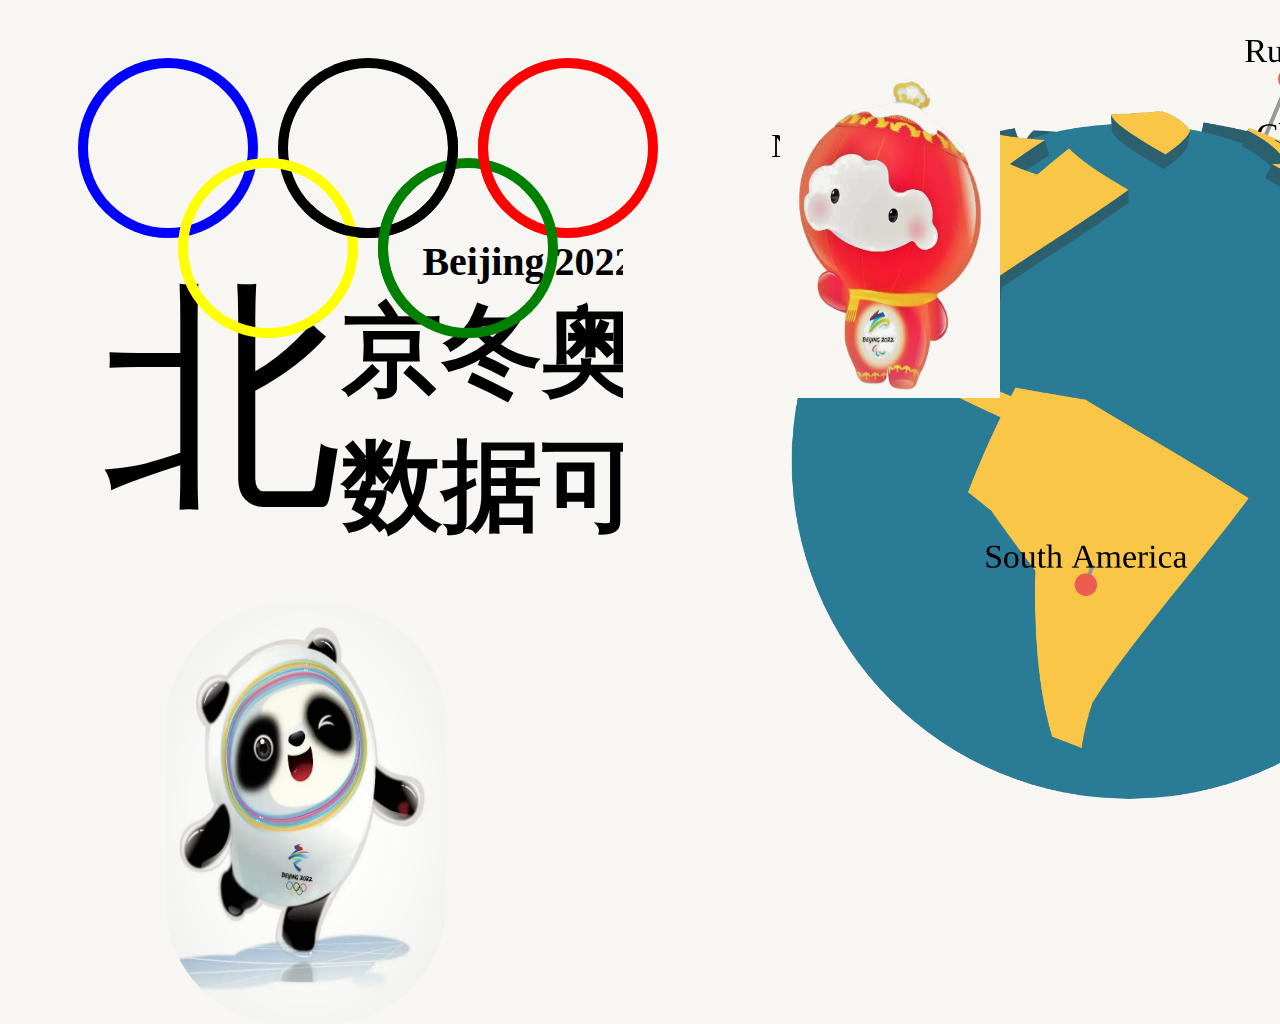
<file: src/index.html>
<!DOCTYPE html>
<!-- saved from url=(0043)http://v.bootstrapmb.com/2019/12/80o2m6970/ -->
<html lang="en">
<head>
    <meta http-equiv="Content-Type" content="text/html; charset=UTF-8">
    <title>Globe</title>
    <!-- <link rel="stylesheet" href="./css"> -->
    <link rel="stylesheet" href="./css/style.css">
</head>
<body><!-- partial:index.partial.html -->
<script src="./js/vue.js"></script>
<!-- <script src="//unpkg.com/element-ui@2.15.6/lib/index.js"></script> -->
<div>
    <div class="wrapper">
        <div class="circle blue"></div>
        <div class="circle blue2"></div>
        <div class="circle black"></div>
        <div class="circle black2"></div>
        <div class="circle red"></div>
        <div class="circle red2"></div>
        <div class="circle yellow"></div>
        <div class="circle green"></div>
        <div class="circle green2"></div>
        <img src="./images/雪容融1.png" style="width: 220px; height: 340px; margin-left: 90%;  ">
    </div>
    <div style="float: left; margin-left: 8%; margin-top: 17%; width: 800px;">
            <h1 style="float: left;">
                <font style="font-size: 240px; font-weight: lighter" face="方正舒体">北</font>
            </h1>
            <h2>
                <font color="" style="font-size: 40px; margin-left:10%; font-weight: bolder" face="Algerian">Beijing 2022</font><br/>
                <font style="font-size: 100px;font-weight:bolder" face="华文行楷">京冬奥会</font><br/>
                <font style="font-size: 100px; font-weight: bolder" face="华文行楷">数据可视化</font>
            </h2>
<div>
    <div id="app" align="center">
    <el-button type="primary"  style="height: 100px; float: right; width: 240px; margin-top:20%; margin-left:80%; border-radius: 16px; background-color: darkorange">
        <div style="margin-top: 20px">
            <a href="./word.html" style="text-decoration: none">
                <font style="font-size: 48px; color: white;cursor: pointer;" face="华文行楷">进入网站</font>
            </a>
        </div>
    </el-button>
</div>
    <img src="./images/冰顿顿.jpg" style="float: left; width: 280px; height: 420px; margin-top: -30%; margin-left: 8%; border-radius: 120px;">
</div></div>

    <div class="container">
        <canvas class="globe" width="1800" height="1600"></canvas>
    </div><!-- partial -->
</div>

<script src="./js/script.js"></script>
<script type="text/javascript">
    new Vue().$mount('#app')
</script>
</body>
</html>
</file>
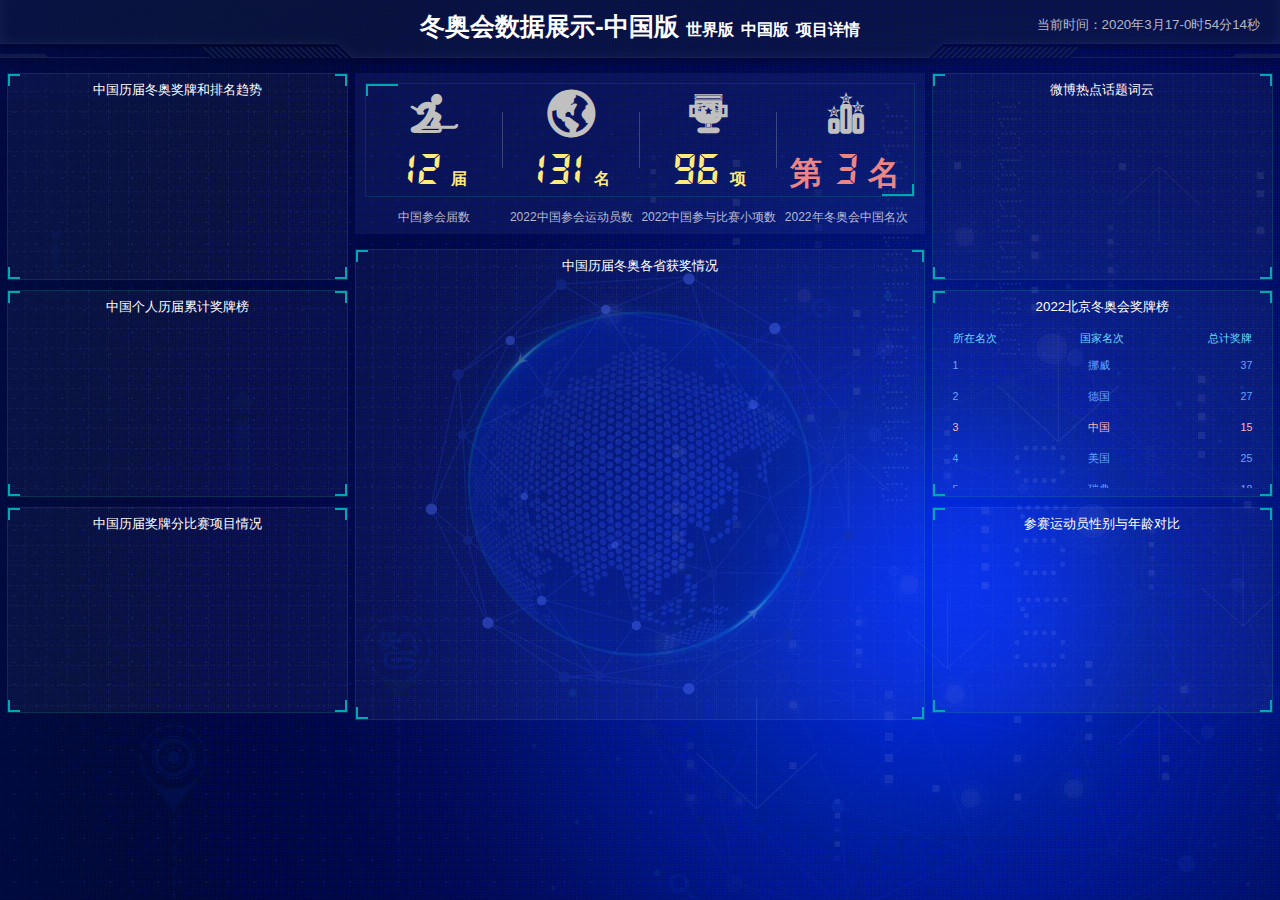
<file: src/china.html>
<!DOCTYPE html>
<html lang="en">
  <head>
    <meta charset="UTF-8" />
    <meta name="viewport" content="width=device-width, initial-scale=1.0" />
    <title>Document</title>
    <link rel="stylesheet" href="css/china.css" />
    <link rel="stylesheet" href="css/iconfont.css">
    <link rel="stylesheet" href="css/demo.css">
    <link rel="stylesheet" href="css/demo2.css">
    <link rel="stylesheet" href="css/iconfont2.css">

  </head>

  <body>
    <header>
      <h1>冬奥会数据展示-中国版
        <a href="wrod.html" style="text-decoration: none;color: white;font-size: 16px"><strong>世界版</strong></a>
        <a href="china.html" style="text-decoration: none;color: white;font-size: 16px"><strong>中国版</strong></a>
        <a href="info.html" style="text-decoration: none;color: white;font-size: 16px"><strong>项目详情</strong></a>
      </h1>
      <div class="showTime">当前时间：2020年3月17-0时54分14秒</div>
      <script>
        var t = null;
        t = setTimeout(time, 1000); //開始运行
        function time() {
          clearTimeout(t); //清除定时器
          dt = new Date();
          var y = dt.getFullYear();
          var mt = dt.getMonth() + 1;
          var day = dt.getDate();
          var h = dt.getHours(); //获取时
          var m = dt.getMinutes(); //获取分
          var s = dt.getSeconds(); //获取秒
          document.querySelector(".showTime").innerHTML =
            "当前时间：" +
            y +
            "年" +
            mt +
            "月" +
            day +
            "-" +
            h +
            "时" +
            m +
            "分" +
            s +
            "秒";
          t = setTimeout(time, 1000); //设定定时器，循环运行
        }
      </script>
    </header>
    <section class="mainbox">
      <div class="column">
        <div class="panel bar">
          <h2>
            中国历届冬奥奖牌和排名趋势
          </h2>
          <div class="chart"></div>
          <div class="panel-footer"></div>
        </div>
        <div class="panel line">
          <h2>中国个人历届累计奖牌榜</h2>
          <div class="chart"></div>
          <div class="panel-footer"></div>
        </div>
        <div class="panel pie">
          <h2>中国历届奖牌分比赛项目情况</h2>
          <div class="chart"></div>
          <div class="panel-footer"></div>
        </div>
      </div>
      <div class="column">
        <div class="no">
          <div class="no-hd">
            <ul>
              <li>
                <span class="yxinmiralce-icon-span iconfont icon-yueyehuaxue"></span> <br>
                12 <span style="font-size: 16px">届</span>
              </li>
              <li>
                <span class="yxinmiralce-icon-span iconfont icon-diqiu"></span><br>
                131 <span style="font-size: 16px">名</span>
              </li>
              <li>
                <span class="yxinmiralce-icon-span iconfont icon-guanjunjiangbei"></span><br>
                96 <span style="font-size: 16px">项</span>
              </li>
              <li style="color: #ec8585">
                <span class="yxinmiralce-icon-span iconfont icon-paiming"></span><br>
                <span style="font-size: 32px">第</span> 3 <span style="font-size: 32px">名</span>
              </li>
            </ul>
          </div>
          <div class="no-bd">
            <ul>
              <li>中国参会届数</li>
              <li>2022中国参会运动员数</li>
              <li>2022中国参与比赛小项数</li>
              <li>2022年冬奥会中国名次</li>
            </ul>
          </div>
        </div>
        <div class="sort" style="margin-top: 15px">
          <div class="panel sort-bar map">
            <h2>中国历届冬奥各省获奖情况</h2>
            <div class="map1"></div>
            <div class="map2"></div>
            <div class="map3"></div>
            <div class="yxinmiracle-chart" style="z-index: 10" id="container"></div>

            <div class="panel-footer"></div>
          </div>
        </div>
      </div>
      <div class="column">
        <div class="panel bar1">
          <h2>微博热点话题词云</h2>
          <div class="chart"></div>
          <div class="panel-footer"></div>
        </div>
        <div class="panel line1 monitor yxinmiracle-houjiang">
          <h2>2022北京冬奥会奖牌榜</h2>
          <div class="content" style="display: block;">
            <div class="head">
              <span class="col">所在名次</span>
              <span class="col">国家名次</span>
              <span class="col">总计奖牌</span>
            </div>
            <div class="marquee-view">
              <div class="marquee">
                <div class="row">
                  <span class="col">1</span>
                  <span class="col">挪威</span>
                  <span class="col">37</span>
                  <span class="icon-dot"></span>
                </div>
                <div class="row">
                  <span class="col">2</span>
                  <span class="col">德国</span>
                  <span class="col">27</span>
                  <span class="icon-dot"></span>
                </div>
                <div class="row">
                  <span class="col" style="color: #fdb7b7">3</span>
                  <span class="col" style="color: #fdb7b7">中国</span>
                  <span class="col" style="color: #fdb7b7">15</span>
                  <span class="icon-dot"></span>
                </div>
                <div class="row">
                  <span class="col">4</span>
                  <span class="col">美国</span>
                  <span class="col">25</span>
                  <span class="icon-dot"></span>
                </div>
                <div class="row">
                  <span class="col">5</span>
                  <span class="col">瑞典</span>
                  <span class="col">18</span>
                  <span class="icon-dot"></span>
                </div>
                <div class="row">
                  <span class="col">6</span>
                  <span class="col">荷兰</span>
                  <span class="col">17</span>
                  <span class="icon-dot"></span>
                </div>
                <div class="row">
                  <span class="col">7</span>
                  <span class="col">奥地利</span>
                  <span class="col">18</span>
                  <span class="icon-dot"></span>
                </div>
                <div class="row">
                  <span class="col">8</span>
                  <span class="col">瑞士</span>
                  <span class="col">14</span>
                  <span class="icon-dot"></span>
                </div>
                <div class="row">
                  <span class="col">9</span>
                  <span class="col">俄罗斯奥委会</span>
                  <span class="col">32</span>
                  <span class="icon-dot"></span>
                </div>
                <div class="row">
                  <span class="col">10</span>
                  <span class="col">法国</span>
                  <span class="col">14</span>
                  <span class="icon-dot"></span>
                </div>
                <div class="row">
                  <span class="col">11</span>
                  <span class="col">加拿大</span>
                  <span class="col">26</span>
                  <span class="icon-dot"></span>
                </div>
                <div class="row">
                  <span class="col">12</span>
                  <span class="col">日本</span>
                  <span class="col">18</span>
                  <span class="icon-dot"></span>
                </div>
                <div class="row">
                  <span class="col">13</span>
                  <span class="col">意大利</span>
                  <span class="col">17</span>
                  <span class="icon-dot"></span>
                </div>
                <div class="row">
                  <span class="col">14</span>
                  <span class="col">韩国</span>
                  <span class="col">9</span>
                  <span class="icon-dot"></span>
                </div>
                <div class="row">
                  <span class="col">15</span>
                  <span class="col">斯洛文尼亚</span>
                  <span class="col">7</span>
                  <span class="icon-dot"></span>
                </div>
                <div class="row">
                  <span class="col">16</span>
                  <span class="col">芬兰</span>
                  <span class="col">8</span>
                  <span class="icon-dot"></span>
                </div>
                <div class="row">
                  <span class="col">17</span>
                  <span class="col">新西兰</span>
                  <span class="col">3</span>
                  <span class="icon-dot"></span>
                </div>
                <div class="row">
                  <span class="col">18</span>
                  <span class="col">澳大利亚</span>
                  <span class="col">4</span>
                  <span class="icon-dot"></span>
                </div>
                <div class="row">
                  <span class="col">19</span>
                  <span class="col">英国</span>
                  <span class="col">2</span>
                  <span class="icon-dot"></span>
                </div>
                <div class="row">
                  <span class="col">20</span>
                  <span class="col">匈牙利</span>
                  <span class="col">3</span>
                  <span class="icon-dot"></span>
                </div>
                <div class="row">
                  <span class="col">21</span>
                  <span class="col">比利时</span>
                  <span class="col">2</span>
                  <span class="icon-dot"></span>
                </div>
                <div class="row">
                  <span class="col">22</span>
                  <span class="col">捷克</span>
                  <span class="col">2</span>
                  <span class="icon-dot"></span>
                </div>
                <div class="row">
                  <span class="col">23</span>
                  <span class="col">斯洛伐克</span>
                  <span class="col">2</span>
                  <span class="icon-dot"></span>
                </div>
                <div class="row">
                  <span class="col">24</span>
                  <span class="col">白俄罗斯</span>
                  <span class="col">2</span>
                  <span class="icon-dot"></span>
                </div>
                <div class="row">
                  <span class="col">25</span>
                  <span class="col">西班牙</span>
                  <span class="col">1</span>
                  <span class="icon-dot"></span>
                </div>
                <div class="row">
                  <span class="col">26</span>
                  <span class="col">乌克兰</span>
                  <span class="col">1</span>
                  <span class="icon-dot"></span>
                </div>
                <div class="row">
                  <span class="col">27</span>
                  <span class="col">爱沙尼亚</span>
                  <span class="col">1</span>
                  <span class="icon-dot"></span>
                </div>
                <div class="row">
                  <span class="col">28</span>
                  <span class="col">拉脱维亚</span>
                  <span class="col">1</span>
                  <span class="icon-dot"></span>
                </div>
                <div class="row">
                  <span class="col">29</span>
                  <span class="col">波兰</span>
                  <span class="col">1</span>
                  <span class="icon-dot"></span>
                </div>
              </div>
            </div>
          </div>
          <div class="chart"></div>
          <div class="panel-footer"></div>
        </div>
        <div class="panel pie1">
          <h2>参赛运动员性别与年龄对比</h2>
          <div class="chart"></div>
          <div class="panel-footer"></div>
        </div>
      </div>
    </section>

    <script src="js/flexible.js"></script>
    <script src="js/jquery.js"></script>
    <script type="text/javascript" src="https://assets.pyecharts.org/assets/echarts.min.js"></script>
    <script type="text/javascript" src="js/echarts-wordcloud.js"></script>
<!--    <script src="js/echarts.min.js"></script>-->
    <script src="js/index_china.js"></script>
    <script src="js/china.js"></script>
    <script src="js/my_china_map.js"></script>

  </body>
</html>
</file>
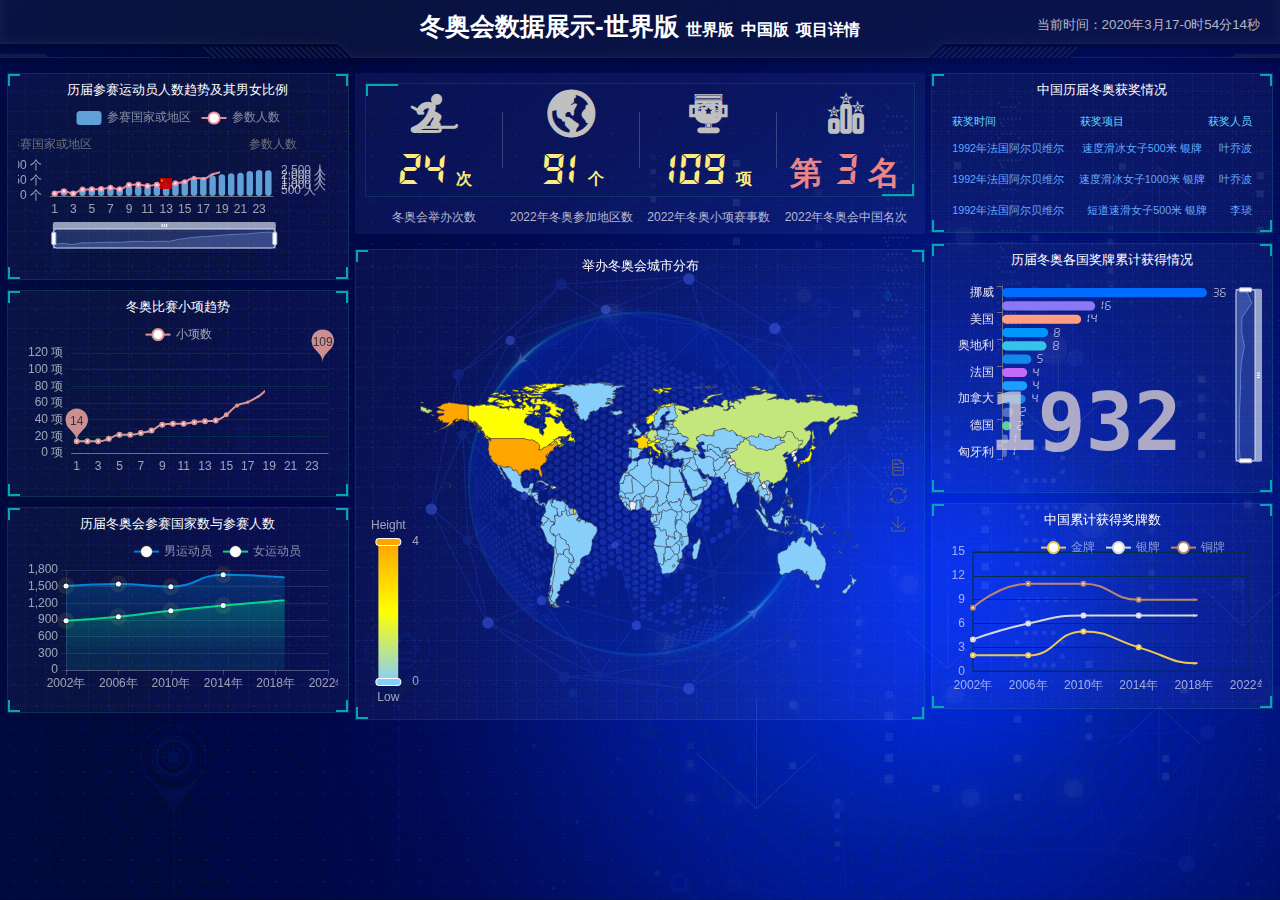
<file: src/word.html>
<!DOCTYPE html>
<html lang="en">
<head>
    <meta charset="UTF-8"/>
    <meta name="viewport" content="width=device-width, initial-scale=1.0"/>
    <title>Document</title>
    <link rel="stylesheet" href="css/index.css"/>
    <link rel="stylesheet" href="css/iconfont.css">
    <link rel="stylesheet" href="css/demo.css">
    <link rel="stylesheet" href="css/demo2.css">
    <link rel="stylesheet" href="css/iconfont2.css">
</head>

<body>
<header>
    <h1>冬奥会数据展示-世界版
        <a href="wrod.html" style="text-decoration: none;color: white;font-size: 16px"><strong>世界版</strong></a>
        <a href="china.html" style="text-decoration: none;color: white;font-size: 16px"><strong>中国版</strong></a>
        <a href="info.html" style="text-decoration: none;color: white;font-size: 16px"><strong>项目详情</strong></a>
    </h1>

    <div class="showTime">当前时间：2020年3月17-0时54分14秒</div>
    <script>
        var t = null;
        t = setTimeout(time, 1000); //開始运行
        function time() {
            clearTimeout(t); //清除定时器
            dt = new Date();
            var y = dt.getFullYear();
            var mt = dt.getMonth() + 1;
            var day = dt.getDate();
            var h = dt.getHours(); //获取时
            var m = dt.getMinutes(); //获取分
            var s = dt.getSeconds(); //获取秒
            document.querySelector(".showTime").innerHTML =
                "当前时间：" +
                y +
                "年" +
                mt +
                "月" +
                day +
                "-" +
                h +
                "时" +
                m +
                "分" +
                s +
                "秒";
            t = setTimeout(time, 1000); //设定定时器，循环运行
        }
    </script>
</header>
<section class="mainbox">


    <div class="column">
        <div class="panel bar yxinmiracle-yxin">
            <h2>
                历届参赛运动员人数趋势及其男女比例
            </h2>
            <div class="chart"></div>
            <div class="panel-footer"></div>
        </div>
        <div class="panel line">
            <h2>冬奥比赛小项趋势</h2>
            <div class="chart"></div>
            <div class="panel-footer"></div>
        </div>
        <div class="panel pie">
            <h2>历届冬奥会参赛国家数与参赛人数</h2>
            <div class="chart"></div>
            <div class="panel-footer"></div>
        </div>
    </div>


    <!--  中间  -->
    <div class="column">
        <div class="no">
            <div class="no-hd">
                <ul>
                    <li>
                        <span class="yxinmiralce-icon-span iconfont icon-yueyehuaxue"></span> <br>
                        24 <span style="font-size: 16px">次</span>
                    </li>
                    <li>
                        <span class="yxinmiralce-icon-span iconfont icon-diqiu"></span><br>
                        91 <span style="font-size: 16px">个</span>
                    </li>
                    <li>
                        <span class="yxinmiralce-icon-span iconfont icon-guanjunjiangbei"></span><br>
                        109 <span style="font-size: 16px">项</span>
                    </li>
                    <li style="color: #ec8585">
                        <span class="yxinmiralce-icon-span iconfont icon-paiming"></span><br>
                        <span style="font-size: 32px">第</span> 3 <span style="font-size: 32px">名</span>
                    </li>
                </ul>
            </div>
            <div class="no-bd">
                <ul>
                    <li>冬奥会举办次数</li>
                    <li>2022年冬奥参加地区数</li>
                    <li>2022年冬奥小项赛事数</li>
                    <li>2022年冬奥会中国名次</li>
                </ul>
            </div>
        </div>
        <div class="sort" style="margin-top: 15px">
            <div class="panel sort-bar map">
                <h2>举办冬奥会城市分布</h2>
                <div class="map1"></div>
                <div class="map2"></div>
                <div class="map3"></div>
                <div class="yxinmiracle-chart" style="z-index: 10" id="container"></div>

                <div class="panel-footer"></div>
            </div>
        </div>
    </div>


    <div class="column">
        <div class="panel pie1 monitor yxinmiracle-houjiang" >
            <h2>中国历届冬奥获奖情况</h2>
            <div class="content" style="display: block;">
                <div class="head">
                    <span class="col">获奖时间</span>
                    <span class="col">获奖项目</span>
                    <span class="col">获奖人员</span>
                </div>
                <div class="marquee-view">
                    <div class="marquee">
                        <div class="row">
                            <span class="col">1992年法国阿尔贝维尔</span>
                            <span class="col">速度滑冰女子500米 银牌</span>
                            <span class="col">叶乔波</span>
                            <span class="icon-dot"></span>
                        </div>
                        <div class="row">
                            <span class="col">1992年法国阿尔贝维尔</span>
                            <span class="col">速度滑冰女子1000米 银牌</span>
                            <span class="col">叶乔波</span>
                            <span class="icon-dot"></span>
                        </div>
                        <div class="row">
                            <span class="col">1992年法国阿尔贝维尔</span>
                            <span class="col">短道速滑女子500米 银牌</span>
                            <span class="col">李琰</span>
                            <span class="icon-dot"></span>
                        </div>
                        <div class="row">
                            <span class="col">1994年利勒哈默尔</span>
                            <span class="col">短道速滑女子500米 银牌</span>
                            <span class="col">张艳梅</span>
                            <span class="icon-dot"></span>
                        </div>
                        <div class="row">
                            <span class="col">1994年利勒哈默尔</span>
                            <span class="col">速度滑冰女子1000米 铜牌</span>
                            <span class="col">叶乔波</span>
                            <span class="icon-dot"></span>
                        </div>
                        <div class="row">
                            <span class="col">1994年利勒哈默尔</span>
                            <span class="col">花样滑冰女子单人 铜牌</span>
                            <span class="col">陈露</span>
                            <span class="icon-dot"></span>
                        </div>
                        <div class="row">
                            <span class="col">1998年日本长野</span>
                            <span class="col">短道速滑女子500米 银牌</span>
                            <span class="col">杨阳</span>
                            <span class="icon-dot"></span>
                        </div>
                        <div class="row">
                            <span class="col">1998年日本长野</span>
                            <span class="col">短道速滑女子1000米 银牌</span>
                            <span class="col">杨阳</span>
                            <span class="icon-dot"></span>
                        </div>
                        <div class="row">
                            <span class="col">1998年日本长野</span>
                            <span class="col">短道速滑女子3000米接力 银牌</span>
                            <span class="col">杨扬/杨阳/<br>王春露/孙丹丹</span>
                            <span class="icon-dot"></span>
                        </div>
                        <div class="row">
                            <span class="col">1998年日本长野</span>
                            <span class="col">短道速滑男子1500米 银牌</span>
                            <span class="col">李佳军</span>
                            <span class="icon-dot"></span>
                        </div>
                        <div class="row">
                            <span class="col">1998年日本长野</span>
                            <span class="col">短道速滑男子500米 铜牌</span>
                            <span class="col">安玉龙</span>
                            <span class="icon-dot"></span>
                        </div>
                        <div class="row">
                            <span class="col">1998年日本长野</span>
                            <span class="col">自由式滑雪空中技巧 银牌</span>
                            <span class="col">徐囡囡</span>
                            <span class="icon-dot"></span>
                        </div>
                        <div class="row">
                            <span class="col">1998年日本长野</span>
                            <span class="col">道速滑男子5000米接力 铜牌</span>
                            <span class="col">李佳军/安玉龙/<br>李野/冯凯/郭伟</span>
                            <span class="icon-dot"></span>
                        </div>
                        <div class="row">
                            <span class="col">1998年日本长野</span>
                            <span class="col">花样滑冰 铜牌</span>
                            <span class="col">陈露</span>
                            <span class="icon-dot"></span>
                        </div>
                        <div class="row">
                            <span class="col">2002年盐湖城</span>
                            <span class="col">短道速滑女子500米 金牌</span>
                            <span class="col">杨扬</span>
                            <span class="icon-dot"></span>
                        </div>
                        <div class="row">
                            <span class="col">2002年盐湖城</span>
                            <span class="col">短道速滑女子1000米 金牌</span>
                            <span class="col">杨扬</span>
                            <span class="icon-dot"></span>
                        </div>
                        <div class="row">
                            <span class="col">2002年盐湖城</span>
                            <span class="col">短道速滑女子3000米接力 银牌</span>
                            <span class="col">杨扬/杨阳/<br>王春露/孙丹丹</span>
                            <span class="icon-dot"></span>
                        </div>
                        <div class="row">
                            <span class="col">2002年盐湖城</span>
                            <span class="col">短道速滑男子1500米 银牌</span>
                            <span class="col">李佳军</span>
                            <span class="icon-dot"></span>
                        </div>
                        <div class="row">
                            <span class="col">2002年盐湖城</span>
                            <span class="col">短道速滑女子500米 铜牌</span>
                            <span class="col">王春露</span>
                            <span class="icon-dot"></span>
                        </div>
                        <div class="row">
                            <span class="col">2002年盐湖城</span>
                            <span class="col">短道速滑女子1000米 铜牌</span>
                            <span class="col">杨阳</span>
                            <span class="icon-dot"></span>
                        </div>


                        <div class="row">
                            <span class="col">2002年盐湖城</span>
                            <span class="col">5000米接力 铜牌</span>
                            <span class="col">李佳军/安玉龙/<br>李野/冯凯/郭伟</span>
                            <span class="icon-dot"></span>
                        </div>
                        <div class="row">
                            <span class="col">2002年盐湖城</span>
                            <span class="col">花样滑冰双人滑 铜牌</span>
                            <span class="col">申雪/赵宏博</span>
                            <span class="icon-dot"></span>
                        </div>



                        <div class="row">
                            <span class="col">2006年温哥华</span>
                            <span class="col">短道速滑女子500米 金牌</span>
                            <span class="col">王濛</span>
                            <span class="icon-dot"></span>
                        </div>
                        <div class="row">
                            <span class="col">2006年温哥华</span>
                            <span class="col">短道速滑女子1000米 金牌</span>
                            <span class="col">王濛</span>
                            <span class="icon-dot"></span>
                        </div>
                        <div class="row">
                            <span class="col">2006年温哥华</span>
                            <span class="col">短道速滑女子1500米 金牌</span>
                            <span class="col">周洋</span>
                            <span class="icon-dot"></span>
                        </div>
                        <div class="row">
                            <span class="col">2006年温哥华</span>
                            <span class="col">短道速滑女子3000米接力 金牌</span>
                            <span class="col">王濛/周洋/<br>孙琳琳/张会</span>
                            <span class="icon-dot"></span>
                        </div>



                        <div class="row">
                            <span class="col">2006年温哥华</span>
                            <span class="col">花样滑冰双人滑 金牌</span>
                            <span class="col">申雪/赵宏博</span>
                            <span class="icon-dot"></span>
                        </div>
                        <div class="row">
                            <span class="col">2006年温哥华</span>
                            <span class="col">花样滑冰双人滑 银牌</span>
                            <span class="col">庞清/佟健</span>
                            <span class="icon-dot"></span>
                        </div>
                        <div class="row">
                            <span class="col">2006年温哥华</span>
                            <span class="col">自由式滑雪女子空中技巧 银牌</span>
                            <span class="col">李妮娜</span>
                            <span class="icon-dot"></span>
                        </div>
                        <div class="row">
                            <span class="col">2006年温哥华</span>
                            <span class="col">自由式滑雪女子空中技巧 铜牌</span>
                            <span class="col">郭心心</span>
                            <span class="icon-dot"></span>
                        </div>
                        <div class="row">
                            <span class="col">2006年温哥华</span>
                            <span class="col">自由式滑雪男子空中技巧 铜牌</span>
                            <span class="col">刘忠庆</span>
                            <span class="icon-dot"></span>
                        </div>
                        <div class="row">
                            <span class="col">2006年温哥华</span>
                            <span class="col">速度滑冰女子500米 铜牌</span>
                            <span class="col">王北星</span>
                            <span class="icon-dot"></span>
                        </div>
                        <div class="row">
                            <span class="col">2006年温哥华</span>
                            <span class="col">女子冰壶 铜牌</span>
                            <span class="col">王冰玉/柳荫/<br>岳清爽/周妍</span>
                            <span class="icon-dot"></span>
                        </div>
                    </div>
                </div>
            </div>
            <div class="chart"></div>
            <div class="panel-footer"></div>
        </div>
        <div class="panel word">
            <h2>历届冬奥各国奖牌累计获得情况</h2>
            <div class="chart yxinmiracle-paixu" id="2" ></div>
            <div class="panel-footer"></div>
        </div>
        <div class="panel champ">
            <h2>中国累计获得奖牌数</h2>
            <div class="chart"></div>
            <div class="panel-footer"></div>
        </div>

    </div>
</section>

<script src="js/china.js"></script>
<script src="js/flexible.js"></script>
<script src="js/jquery.js"></script>
<script type="text/javascript" src="js/echarts.min.js"></script>
<script src="js/world.js"></script>
<script src="js/index.js"></script>
<script src="js/myMap.js"></script>
<script>
    var dom = document.getElementById("2");
    var myChart = echarts.init(dom);
    var app = {};
    var option;
    const updateFrequency = 2000;
    const dimension = 0;
    const countryColors = {
        挪威: "#006cff",
        德国: "#60cda0",
        中国: "#ed8884",
        美国: "#ff9f7f",
        瑞典: "#0096ff",
        荷兰: "#9fe6b8",
        奥地利: "#32c5e9",
        瑞士: "#1d9dff",
        俄罗斯: "#18e59c",
        法国: "#c06cf8",
        加拿大:"#1089E7",
        日本: "#F57474",
        意大利:"#56D0E3",
        韩国: "#F8B448",
        芬兰: "#8B78F6"  ,
        澳大利亚: "#18e59c",
        英国: "#1089E7",
        白俄罗斯: "#ff9f7f"
    };

    const data = [
        ['Income', 'Country', 'Year'],

        // 1924
        [17, '挪威', 1924],
        [11, '芬兰', 1924],
        [3, '奥地利', 1924],
        [3, '瑞士', 1924],
        [4, '美国', 1924],
        [4, '英国', 1924],
        [2, '瑞典', 1924],
        [1, '加拿大', 1924],
        [3, '法国', 1924],
        [1, '比利时', 1924],

        // 1928
        [32, '挪威', 1928],
        [10, '美国', 1928],
        [7, '瑞典', 1928],
        [15, '芬兰', 1928],
        [2, '加拿大', 1928],
        [4, '法国', 1928],
        [7, '奥地利', 1928],
        [2, '比利时', 1928],
        [1, '捷克斯洛伐克', 1928],
        [1, '德国', 1928],
        [5, '英国', 1928],
        [4, '瑞士', 1928],

        // 1932
        [22, '美国', 1932],
        [42, '挪威', 1932],
        [10, '瑞典', 1932],
        [9, '加拿大', 1932],
        [18, '芬兰', 1932],
        [9, '奥地利', 1932],
        [5, '法国', 1932],
        [5, '瑞士', 1932],
        [3, '德国', 1932],
        [1, '匈牙利', 1932],
        [2, '比利时', 1932],
        [1, '捷克斯洛伐克', 1932],
        [5, '英国', 1932],

        //1936
        [57, '挪威', 1936],
        [9, '德国', 1936],
        [17, '瑞典', 1936],
        [24, '芬兰', 1936],
        [8, '瑞士', 1936],
        [13, '奥地利', 1936],
        [8, '英国', 1936],
        [26, '美国', 1936],
        [10, '加拿大', 1936],
        [6, '法国', 1936],
        [2, '匈牙利', 1936],
        [1, '捷克斯洛伐克', 1936],
        [2, '比利时', 1936],

        // 1948
        [67, '挪威', 1948],
        [19, '德国', 1948],
        [18, '瑞士', 1948],
        [35, '美国', 1948],
        [11, '法国', 1948],
        [13, '加拿大', 1948],
        [21, '奥地利', 1948],
        [30, '芬兰', 1948],
        [4, '比利时', 1948],
        [1, '意大利', 1948],
        [3, '匈牙利', 1948],
        [2, '捷克斯洛伐克', 1948],
        [10, '英国', 1948],
        [17, '瑞典', 1948],

        // 1952
        [83, '挪威', 1952],
        [46, '美国', 1952],
        [39, '芬兰', 1952],
        [26, '德国', 1952],
        [29, '奥地利', 1952],
        [15, '加拿大', 1952],
        [3, '意大利', 1952],
        [11, '英国', 1952],
        [3, '荷兰', 1952],
        [21, '瑞典', 1952],
        [20, '瑞士', 1952],
        [4, '匈牙利', 1952],
        [12, '法国', 1952],
        [4, '比利时', 1952],
        [2, '捷克斯洛伐克', 1952],

        // 1956
        [16, '前苏联', 1956],
        [40, '奥地利', 1956],
        [46, '芬兰', 1956],
        [26, '瑞士', 1956],
        [31, '瑞典', 1956],
        [53, '美国', 1956],
        [87, '挪威', 1956],
        [6, '意大利', 1956],
        [28, '德国', 1956],
        [18, '加拿大', 1956],
        [1, '日本', 1956],
        [1, '波兰', 1956],
        [5, '匈牙利', 1956],
        [12, '法国', 1956],
        [4, '比利时', 1956],
        [2, '捷克斯洛伐克', 1956],
        [11, '英国', 1956],
        [3, '荷兰', 1956],

        // 1960
        [37, '前苏联', 1960],
        [36, '德国', 1960],
        [63, '美国', 1960],
        [93, '挪威', 1960],
        [38, '瑞典', 1960],
        [54, '芬兰', 1960],
        [22, '加拿大', 1960],
        [28, '瑞士', 1960],
        [46, '奥地利', 1960],
        [15, '法国', 1960],
        [3, '波兰', 1960],
        [5, '荷兰', 1960],
        [3, '捷克斯洛伐克', 1960],
        [7, '意大利', 1960],
        [1, '日本', 1960],
        [4, '比利时', 1960],
        [5, '匈牙利', 1960],
        [11, '英国', 1960],

        //1964
        [62, '前苏联', 1964],
        [58, '奥地利', 1964],
        [108, '挪威', 1964],
        [64, '芬兰', 1964],
        [22, '法国', 1964],
        [45, '德国', 1964],
        [45, '瑞典', 1964],
        [69, '美国', 1964],
        [7, '荷兰', 1964],
        [25, '加拿大', 1964],
        [12, '英国', 1964],
        [11, '意大利', 1964],
        [1, '朝鲜', 1964],
        [4, '捷克斯洛伐克', 1964],
        [4, '比利时', 1964],
        [5, '匈牙利', 1964],
        [3, '波兰', 1964],
        [28, '瑞士', 1964],
        [1, '日本', 1964],

        // 1968
        [122, '挪威', 1968],
        [75, '前苏联', 1968],
        [31, '法国', 1968],
        [15, '意大利', 1968],
        [69, '奥地利', 1968],
        [16, '荷兰', 1968],
        [53, '瑞典', 1968],
        [57, '德国', 1968],
        [76, '美国', 1968],
        [69, '芬兰', 1968],
        [8, '捷克斯洛伐克', 1968],
        [28, '加拿大', 1968],
        [34, '瑞士', 1968],
        [1, '罗马尼亚', 1968],
        [5, '匈牙利', 1968],
        [1, '日本', 1968],
        [1, '朝鲜', 1968],
        [3, '波兰', 1968],
        [12, '英国', 1968],
        [4, '比利时', 1968],

        // 1972
        [91, '前苏联', 1972],
        [76, '德国', 1972],
        [44, '瑞士', 1972],
        [25, '荷兰', 1972],
        [84, '美国', 1972],
        [134, '挪威', 1972],
        [20, '意大利', 1972],
        [74, '奥地利', 1972],
        [57, '瑞典', 1972],
        [4, '日本', 1972],
        [11, '捷克斯洛伐克', 1972],
        [4, '波兰', 1972],
        [1, '西班牙', 1972],
        [74, '芬兰', 1972],
        [34, '法国', 1972],
        [1, '朝鲜', 1972],
        [12, '英国', 1972],
        [1, '罗马尼亚', 1972],
        [28, '加拿大', 1972],
        [5, '匈牙利', 1972],
        [4, '比利时', 1972],

        [118, '前苏联', 1976],
        [105, '德国', 1976],
        [94, '美国', 1976],
        [141, '挪威', 1976],
        [81, '芬兰', 1976],
        [80, '奥地利', 1976],
        [49, '瑞士', 1976],
        [31, '荷兰', 1976],
        [24, '意大利', 1976],
        [31, '加拿大', 1976],
        [13, '英国', 1976],
        [12, '捷克斯洛伐克', 1976],
        [59, '瑞典', 1976],
        [2, '列支敦士登', 1976],
        [35, '法国', 1976],
        [1, '罗马尼亚', 1976],
        [4, '比利时', 1976],
        [4, '波兰', 1976],
        [1, '西班牙', 1976],
        [5, '匈牙利', 1976],
        [4, '日本', 1976],
        [1, '朝鲜', 1976],

        [140, '前苏联', 1980],
        [132, '德国', 1980],
        [106, '美国', 1980],
        [87, '奥地利', 1980],
        [63, '瑞典', 1980],
        [6, '列支敦士登', 1980],
        [90, '芬兰', 1980],
        [151, '挪威', 1980],
        [35, '荷兰', 1980],
        [54, '瑞士', 1980],
        [14, '英国', 1980],
        [29, '意大利', 1980],
        [33, '加拿大', 1980],
        [7, '匈牙利', 1980],
        [5, '日本', 1980],
        [13, '捷克斯洛伐克', 1980],
        [36, '法国', 1980],
        [1, '保加利亚', 1980],
        [4, '波兰', 1980],
        [1, '西班牙', 1980],
        [1, '罗马尼亚', 1980],
        [1, '朝鲜', 1980],
        [4, '比利时', 1980],

        // 1984
        [160, '德国', 1984],
        [165, '前苏联', 1984],
        [114, '美国', 1984],
        [103, '芬兰', 1984],
        [71, '瑞典', 1984],
        [160, '挪威', 1984],
        [59, '瑞士', 1984],
        [37, '加拿大', 1984],
        [31, '意大利', 1984],
        [15, '英国', 1984],
        [19, '捷克斯洛伐克', 1984],
        [39, '法国', 1984],
        [6, '日本', 1984],
        [1, '南斯拉夫', 1984],
        [8, '列支敦士登', 1984],
        [88, '奥地利', 1984],
        [35, '荷兰', 1984],
        [1, '保加利亚', 1984],
        [4, '比利时', 1984],
        [1, '罗马尼亚', 1984],
        [1, '西班牙', 1984],
        [4, '波兰', 1984],
        [7, '匈牙利', 1984],
        [1, '朝鲜', 1984],

        [33, '民主德国', 1988],
        [194, '前苏联', 1988],
        [74, '瑞士', 1988],
        [110, '芬兰', 1988],
        [77, '瑞典', 1988],
        [98, '奥地利', 1988],
        [42, '荷兰', 1988],
        [120, '美国', 1988],
        [36, '意大利', 1988],
        [41, '法国', 1988],
        [165, '挪威', 1988],
        [42, '加拿大', 1988],
        [4, '南斯拉夫', 1988],
        [22, '捷克斯洛伐克', 1988],
        [7, '日本', 1988],
        [9, '列支敦士登', 1988],
        [160, '德国', 1988],
        [1, '保加利亚', 1988],
        [4, '比利时', 1988],
        [7, '匈牙利', 1988],
        [1, '朝鲜', 1988],
        [4, '波兰', 1988],
        [1, '罗马尼亚', 1988],
        [15, '英国', 1988],
        [1, '西班牙', 1988],

        [186, '德国', 1992],
        [23, '独联体', 1992],
        [185, '挪威', 1992],
        [119, '奥地利', 1992],
        [131, '美国', 1992],
        [50, '意大利', 1992],
        [50, '法国', 1992],
        [117, '芬兰', 1992],
        [49, '加拿大', 1992],
        [4, '韩国', 1992],
        [14, '日本', 1992],
        [46, '荷兰', 1992],
        [81, '瑞典', 1992],
        [77, '瑞士', 1992],
        [3, '中国', 1992],
        [11, '列支敦士登', 1992],
        [1, '新西兰', 1992],
        [25, '捷克斯洛伐克', 1992],
        [2, '朝鲜', 1992],
        [2, '西班牙', 1992],
        [7, '匈牙利', 1992],
        [4, '比利时', 1992],
        [1, '保加利亚', 1992],
        [4, '南斯拉夫', 1992],
        [194, '前苏联', 1992],
        [33, '民主德国', 1992],
        [4, '波兰', 1992],
        [1, '罗马尼亚', 1992],
        [15, '英国', 1992],

        [23, '俄罗斯', 1994],
        [211, '挪威', 1994],
        [210, '德国', 1994],
        [70, '意大利', 1994],
        [144, '美国', 1994],
        [10, '韩国', 1994],
        [62, '加拿大', 1994],
        [84, '瑞士', 1994],
        [126, '奥地利', 1994],
        [84, '瑞典', 1994],
        [18, '日本', 1994],
        [3, '哈萨克斯坦', 1994],
        [6, '乌兹别克斯坦', 1994],
        [1, '乌克兰', 1994],
        [6, '白俄罗斯', 1994],
        [121, '芬兰', 1994],
        [53, '法国', 1994],
        [50, '荷兰', 1994],
        [6, '中国', 1994],
        [3, '斯洛伐克', 1994],
        [17, '英国', 1994],
        [1, '澳大利亚', 1994],
        [7, '匈牙利', 1994],
        [25, '捷克斯洛伐克', 1994],
        [1, '新西兰', 1994],
        [11, '列支敦士登', 1994],
        [1, '保加利亚', 1994],
        [4, '比利时', 1994],
        [194, '前苏联', 1994],
        [2, '朝鲜', 1994],
        [33, '民主德国', 1994],
        [23, '独联体', 1994],
        [2, '西班牙', 1994],
        [4, '南斯拉夫', 1994],
        [4, '波兰', 1994],
        [1, '罗马尼亚', 1994],

        [239, '德国', 1998],
        [236, '挪威', 1998],
        [41, '俄罗斯', 1998],
        [77, '加拿大', 1998],
        [157, '美国', 1998],
        [61, '荷兰', 1998],
        [28, '日本', 1998],
        [143, '奥地利', 1998],
        [16, '韩国', 1998],
        [80, '意大利', 1998],
        [133, '芬兰', 1998],
        [91, '瑞士', 1998],
        [61, '法国', 1998],
        [3, '捷克', 1998],
        [2, '保加利亚', 1998],
        [14, '中国', 1998],
        [87, '瑞典', 1998],
        [2, '乌克兰', 1998],
        [1, '丹麦', 1998],
        [8, '白俄罗斯', 1998],
        [5, '哈萨克斯坦', 1998],
        [18, '英国', 1998],
        [2, '澳大利亚', 1998],
        [5, '比利时', 1998],
        [25, '捷克斯洛伐克', 1998],
        [1, '新西兰', 1998],
        [194, '前苏联', 1998],
        [11, '列支敦士登', 1998],
        [4, '南斯拉夫', 1998],
        [2, '朝鲜', 1998],
        [33, '民主德国', 1998],
        [2, '西班牙', 1998],
        [3, '斯洛伐克', 1998],
        [4, '波兰', 1998],
        [7, '匈牙利', 1998],
        [23, '独联体', 1998],
        [1, '罗马尼亚', 1998],
        [6, '乌兹别克斯坦', 1998],

        [261, '挪威', 2002],
        [275, '德国', 2002],
        [191, '美国', 2002],
        [94, '加拿大', 2002],
        [54, '俄罗斯', 2002],
        [72, '法国', 2002],
        [93, '意大利', 2002],
        [140, '芬兰', 2002],
        [69, '荷兰', 2002],
        [160, '奥地利', 2002],
        [102, '瑞士', 2002],
        [4, '克罗地亚', 2002],
        [22, '中国', 2002],
        [20, '韩国', 2002],
        [4, '澳大利亚', 2002],
        [6, '捷克', 2002],
        [3, '爱沙尼亚', 2002],
        [20, '英国', 2002],
        [94, '瑞典', 2002],
        [5, '保加利亚', 2002],
        [30, '日本', 2002],
        [6, '波兰', 2002],
        [9, '白俄罗斯', 2002],
        [1, '斯洛文尼亚', 2002],
        [3, '斯洛伐克', 2002],
        [2, '乌克兰', 2002],
        [2, '朝鲜', 2002],
        [194, '前苏联', 2002],
        [1, '新西兰', 2002],
        [5, '哈萨克斯坦', 2002],
        [23, '独联体', 2002],
        [33, '民主德国', 2002],
        [2, '西班牙', 2002],
        [5, '比利时', 2002],
        [1, '罗马尼亚', 2002],
        [25, '捷克斯洛伐克', 2002],
        [7, '匈牙利', 2002],
        [4, '南斯拉夫', 2002],
        [1, '丹麦', 2002],
        [11, '列支敦士登', 2002],
        [6, '乌兹别克斯坦', 2002],

        [304, '德国', 2006],
        [216, '美国', 2006],
        [183, '奥地利', 2006],
        [76, '俄罗斯', 2006],
        [118, '加拿大', 2006],
        [108, '瑞典', 2006],
        [31, '韩国', 2006],
        [116, '瑞士', 2006],
        [104, '意大利', 2006],
        [81, '法国', 2006],
        [78, '荷兰', 2006],
        [6, '爱沙尼亚', 2006],
        [280, '挪威', 2006],
        [33, '中国', 2006],
        [10, '捷克', 2006],
        [7, '克罗地亚', 2006],
        [6, '澳大利亚', 2006],
        [31, '日本', 2006],
        [149, '芬兰', 2006],
        [8, '波兰', 2006],
        [21, '英国', 2006],
        [4, '斯洛伐克', 2006],
        [6, '保加利亚', 2006],
        [10, '白俄罗斯', 2006],
        [4, '乌克兰', 2006],
        [1, '拉脱维亚', 2006],
        [1, '丹麦', 2006],
        [5, '哈萨克斯坦', 2006],
        [11, '列支敦士登', 2006],
        [25, '捷克斯洛伐克', 2006],
        [1, '罗马尼亚', 2006],
        [33, '民主德国', 2006],
        [2, '西班牙', 2006],
        [7, '匈牙利', 2006],
        [5, '比利时', 2006],
        [1, '新西兰', 2006],
        [2, '朝鲜', 2006],
        [23, '独联体', 2006],
        [6, '乌兹别克斯坦', 2006],
        [4, '南斯拉夫', 2006],
        [194, '前苏联', 2006],
        [1, '斯洛文尼亚', 2006],

        [144, '加拿大', 2010],
        [334, '德国', 2010],
        [253, '美国', 2010],
        [303, '挪威', 2010],
        [45, '韩国', 2010],
        [125, '瑞士', 2010],
        [44, '中国', 2010],
        [119, '瑞典', 2010],
        [199, '奥地利', 2010],
        [86, '荷兰', 2010],
        [91, '俄罗斯', 2010],
        [92, '法国', 2010],
        [9, '澳大利亚', 2010],
        [16, '捷克', 2010],
        [14, '波兰', 2010],
        [109, '意大利', 2010],
        [7, '斯洛伐克', 2010],
        [13, '白俄罗斯', 2010],
        [22, '英国', 2010],
        [36, '日本', 2010],
        [10, '克罗地亚', 2010],
        [4, '斯洛文尼亚', 2010],
        [3, '拉脱维亚', 2010],
        [154, '芬兰', 2010],
        [7, '爱沙尼亚', 2010],
        [5, '比利时', 2010],
        [5, '哈萨克斯坦', 2010],
        [2, '西班牙', 2010],
        [194, '前苏联', 2010],
        [1, '丹麦', 2010],
        [23, '独联体', 2010],
        [6, '保加利亚', 2010],
        [11, '列支敦士登', 2010],
        [6, '乌兹别克斯坦', 2010],
        [25, '捷克斯洛伐克', 2010],
        [1, '罗马尼亚', 2010],
        [4, '南斯拉夫', 2010],
        [1, '新西兰', 2010],
        [4, '乌克兰', 2010],
        [33, '民主德国', 2010],
        [7, '匈牙利', 2010],
        [2, '朝鲜', 2010],

        // 2014
        [124, '俄罗斯', 2014],
        [329, '挪威', 2014],
        [169, '加拿大', 2014],
        [281, '美国', 2014],
        [110, '荷兰', 2014],
        [353, '德国', 2014],
        [136, '瑞士', 2014],
        [19, '白俄罗斯', 2014],
        [216, '奥地利', 2014],
        [107, '法国', 2014],
        [20, '波兰', 2014],
        [53, '中国', 2014],
        [53, '韩国', 2014],
        [133, '瑞典', 2014],
        [24, '捷克', 2014],
        [11, '斯洛文尼亚', 2014],
        [44, '日本', 2014],
        [159, '芬兰', 2014],
        [26, '英国', 2014],
        [9, '斯洛伐克', 2014],
        [6, '乌克兰', 2014],
        [117, '意大利', 2014],
        [7, '拉脱维亚', 2014],
        [12, '澳大利亚', 2014],
        [11, '克罗地亚', 2014],
        [6, '哈萨克斯坦', 2014],
        [194, '前苏联', 2014],
        [33, '民主德国', 2014],
        [5, '比利时', 2014],
        [6, '保加利亚', 2014],
        [1, '新西兰', 2014],
        [7, '爱沙尼亚', 2014],
        [11, '列支敦士登', 2014],
        [23, '独联体', 2014],
        [1, '丹麦', 2014],
        [7, '匈牙利', 2014],
        [1, '罗马尼亚', 2014],
        [2, '西班牙', 2014],
        [2, '朝鲜', 2014],
        [25, '捷克斯洛伐克', 2014],
        [4, '南斯拉夫', 2014],
        [6, '乌兹别克斯坦', 2014],

        [368, '挪威', 2018],
        [384, '德国', 2018],
        [198, '加拿大', 2018],
        [304, '美国', 2018],
        [130, '荷兰', 2018],
        [147, '瑞典', 2018],
        [70, '韩国', 2018],
        [151, '瑞士', 2018],
        [122, '法国', 2018],
        [230, '奥地利', 2018],
        [57, '日本', 2018],
        [127, '意大利', 2018],
        [17, '俄奥运选手', 2018],
        [31, '捷克', 2018],
        [22, '白俄罗斯', 2018],
        [62, '中国', 2018],
        [12, '斯洛伐克', 2018],
        [165, '芬兰', 2018],
        [31, '英国', 2018],
        [22, '波兰', 2018],
        [8, '匈牙利', 2018],
        [7, '乌克兰', 2018],
        [15, '澳大利亚', 2018],
        [13, '斯洛文尼亚', 2018],
        [6, '比利时', 2018],
        [4, '西班牙', 2018],
        [3, '新西兰', 2018],
        [12, '列支敦士登', 2018],
        [6, '哈萨克斯坦', 2018],
        [25, '捷克斯洛伐克', 2018],
        [6, '保加利亚', 2018],
        [194, '前苏联', 2018],
        [33, '民主德国', 2018],
        [23, '独联体', 2018],
        [124, '俄罗斯', 2018],
        [1, '丹麦', 2018],
        [7, '拉脱维亚', 2018],
        [1, '罗马尼亚', 2018],
        [7, '爱沙尼亚', 2018],
        [2, '朝鲜', 2018],
        [6, '乌兹别克斯坦', 2018],
        [4, '南斯拉夫', 2018],
        [11, '克罗地亚', 2018],

        [405, '挪威', 2022],
        [411, '德国', 2022],
        [77, '中国', 2022],
        [329, '美国', 2022],
        [165, '瑞典', 2022],
        [147, '荷兰', 2022],
        [248, '奥地利', 2022],
        [165, '瑞士', 2022],
        [32, '俄奥会', 2022],
        [136, '法国', 2022],
        [224, '加拿大', 2022],
        [75, '日本', 2022],
        [144, '意大利', 2022],
        [79, '韩国', 2022],
        [20, '斯洛文尼亚', 2022],
        [173, '芬兰', 2022],
        [6, '新西兰', 2022],
        [19, '澳大利亚', 2022],
        [33, '英国', 2022],
        [11, '匈牙利', 2022],
        [8, '比利时', 2022],
        [33, '捷克', 2022],
        [14, '斯洛伐克', 2022],
        [24, '白俄罗斯', 2022],
        [5, '西班牙', 2022],
        [8, '乌克兰', 2022],
        [8, '爱沙尼亚', 2022],
        [8, '拉脱维亚', 2022],
        [6, '哈萨克斯坦', 2022],
        [25, '捷克斯洛伐克', 2022],
        [124, '俄罗斯', 2022],
        [1, '丹麦', 2022],
        [1, '罗马尼亚', 2022],
        [6, '乌兹别克斯坦', 2022],
        [23, '独联体', 2022],
        [194, '前苏联', 2022],
        [4, '南斯拉夫', 2022],
        [2, '朝鲜', 2022],
        [6, '保加利亚', 2022],
        [33, '民主德国', 2022],
        [11, '克罗地亚', 2022],
        [12, '列支敦士登', 2022],
        [17, '俄奥运选手', 2022],
        [22, '波兰', 2022]
    ];
    const years = []; // 这里是year 数据
    for (let i = 0; i < data.length; ++i) {
        if (years.length === 0 || years[years.length - 1] !== data[i][2]) {
            years.push(data[i][2]);
        }
    }
    let startIndex = 2;
    let startYear = years[startIndex];

    option = {
        grid: {
            top: 10,
            bottom: 30,
            left: 60,
            right: 55
        },
        xAxis: {
            max: 'dataMax',
            show: false,
            axisLabel: {
                formatter: function (n) {
                    let test = Math.round(n) + ''; // 这里是x轴坐标
                    return test;
                }
            },
        },
        dataset: {
            // 将所有startYear的数据找出来
            source: data.slice(1).filter(function (d) {
                return d[2] === startYear;
            })
        },
        tooltip: {
            trigger: 'axis',
            axisPointer: {
                type: 'cross',
                crossStyle: {
                    color: '#999999'
                }
            }
        },
        yAxis: {
            type: 'category',
            inverse: true,
            max: 12,
            axisLabel: {
                show: true,
                fontSize: 14,
                formatter: function (value) {
                    return value;
                },
                textStyle: {
                    color: 'rgba(253,248,249,0.89)',//rgba(255,255,255,.6)
                    fontSize: '12'
                }
            },
            axisTick: {
                interval: 1
            },
            animationDuration: 300,
            animationDurationUpdate: 300
        },
        dataZoom: [
            {
                yAxisIndex: [0],
                width: 20
            }
        ],
        series: [
            {
                realtimeSort: true,
                seriesLayoutBy: 'column',
                type: 'bar',
                itemStyle: {
                    normal: {
                        barBorderRadius: 20,
                        color: function (param) {
                            return countryColors[param.value[1]] || '#5470c6';
                        }
                    },
                },
                encode: {
                    x: dimension,
                    y: 3
                },
                tooltip: {
                    valueFormatter: function (value) {
                        return "共"+value+ "枚奖牌"
                    }
                },
                label: {
                    show: true,
                    precision: 1,
                    position: 'right',
                    valueAnimation: true,
                    fontFamily: 'electronicFont',
                    formatter: function (params) {
                        if ((params.value + '').split(',')[1] === "中国"){
                            return Math.round((params.value + '').split(',')[0]) + ' 🏆';
                        }
                        return Math.round((params.value + '').split(',')[0]) ;
                    },
                    textStyle: {
                        fontSize: 14,
                        color: "rgba(255,255,255,.6)"
                    }
                }
            }
        ],
        // Disable init animation.
        animationDuration: 0,
        animationDurationUpdate: updateFrequency,
        animationEasing: 'linear',
        animationEasingUpdate: 'linear',
        graphic: {
            elements: [
                {
                    // 水印
                    type: 'text',
                    right: 80,
                    bottom: 20,
                    style: {
                        text: startYear,
                        font: 'bolder 80px monospace',
                        fill: 'rgba(224,212,212,0.76)'
                    },
                    z: 100
                }
            ]
        }
    };
    // console.log(option);
    myChart.setOption(option);
    for (let i = startIndex; i < years.length - 1; ++i) {
        (function (i) {
            setTimeout(function () {
                updateYear(years[i + 1]);
            }, (i - startIndex) * updateFrequency);
        })(i);
    }
    function updateYear(year) {
        let source = data.slice(1).filter(function (d) {
            return d[2] === year;
        });
        option.series[0].data = source;
        option.graphic.elements[0].style.text = year; // 这里是控制水印的
        myChart.setOption(option);
        window.addEventListener("resize", function () {
            // 让我们的图表调用 resize这个方法
            myChart.resize();
        });
    }


    if (option && typeof option === 'object') {
        myChart.setOption(option);
        window.addEventListener("resize", function () {
            // 让我们的图表调用 resize这个方法
            myChart.resize();
        });
    }

</script>
</body>
</html>
</file>
<file: src/css/style.css>
body {
    margin: 0;
    background-color: #f7f6f2;
    overflow: hidden;}

.container {
    display: flex;
    justify-content: center;
    max-height: 100vmin;
    max-width: 100vmin;
    margin: 0 auto;}
.globe {
    float: right;
margin-left: 20%;
    height: 100vmin;
    width: auto;
    cursor: -webkit-grab;
    cursor: grab;}
globe--dragging {
    cursor: -webkit-grabbing;
    cursor: grabbing;}
*{
    magrin:0;
    padding:0;
}
.wrapper{
    width:780px;
    height:370px;
    border:0px solid black;
    position:absolute;
    left:3%;
    top:-3%;
    margin-left: 40px;
    margin-top: 85px;
}
.circle{
    width:160px;
    height:160px;
    border-radius:50%;
    position: absolute;
}
.blue{
    border:10px solid blue;
}
.blue2{
    border:10px solid transparent;
    z-index:2;
}
.black{
    border:10px solid black;
    left:200px;
}
.black2{
    border:10px solid transparent;
    border-bottom-color:black;
    border-right-color:black;
    left:200px;
    z-index: 2;
}
.red{
    border:10px solid red;
    left:400px;
}
.red2{
    border:10px solid transparent;
    border-left-color:red;
    left:400px;
    z-index: 2;
}
.yellow{
    border:10px solid yellow;
    left:100px;
    top:100px;
}
.green{
    border:10px solid green;
    left:300px;
    top:100px;
}
.green2{
    border:10px solid transparent;
    border-left-color:green;
    left:300px;
    top:100px;
    z-index: 2;
}
</file>
<file: src/css/china.css>
* {
  margin: 0;
  padding: 0;
  box-sizing: border-box;
}
li {
  list-style: none;
}
@font-face {
  font-family: electronicFont;
  src: url(../font/DS-DIGIT.TTF);
}
body {
  font-family: Arial, Helvetica, sans-serif;
  margin: 0;
  padding: 0;
  /*  背景图定位 / 背景图尺寸  cover 完全铺满容器  contain 完整显示在容器内 */
  background: url(../images/bg.jpg)  #000;
  /*background-size: cover;*/
  /* 行高是字体1.15倍 */
  line-height: 1.15;
}
header {
  position: relative;
  height: 1.25rem;
  background: url(../images/head_bg.png) no-repeat top center;
  background-size: 100% 100%;
}
header h1 {
  font-size: 0.475rem;
  color: #fff;
  text-align: center;
  line-height: 1rem;
}
header .showTime {
  position: absolute;
  top: 0;
  right: 0.375rem;
  line-height: 0.9375rem;
  font-size: 0.25rem;
  color: rgba(255, 255, 255, 0.7);
}
.mainbox {
  min-width: 1024px;
  max-width: 1920px;
  padding: 0.125rem 0.125rem 0;
  display: flex;
}
.mainbox .column {
  flex: 3;
}
.mainbox .column:nth-child(2) {
  flex: 5;
  margin: 0 0.125rem 0.1875rem;
  overflow: hidden;
}

.panel {
  position: relative;
  height: 3.875rem;
  border: 1px solid rgba(25, 186, 139, 0.17);
  background: rgba(255, 255, 255, 0.04) url(../images/line\(1\).png);
  padding: 0 0.1875rem 0.5rem;
  margin-bottom: 0.1875rem;
}
.panel::before {
  position: absolute;
  top: 0;
  left: 0;
  content: "";
  width: 10px;
  height: 10px;
  border-top: 2px solid #02a6b5;
  border-left: 2px solid #02a6b5;
}
.panel::after {
  position: absolute;
  top: 0;
  right: 0;
  content: "";
  width: 10px;
  height: 10px;
  border-top: 2px solid #02a6b5;
  border-right: 2px solid #02a6b5;
}
.panel .panel-footer {
  position: absolute;
  left: 0;
  bottom: 0;
  width: 100%;
}
.panel .panel-footer::before {
  position: absolute;
  bottom: 0;
  left: 0;
  content: "";
  width: 10px;
  height: 10px;
  border-bottom: 2px solid #02a6b5;
  border-left: 2px solid #02a6b5;
}
.panel .panel-footer::after {
  position: absolute;
  bottom: 0;
  right: 0;
  content: "";
  width: 10px;
  height: 10px;
  border-bottom: 2px solid #02a6b5;
  border-right: 2px solid #02a6b5;
}
.panel h2 {
  height: 0.6rem;
  line-height: 0.6rem;
  text-align: center;
  color: #fff;
  font-size: 0.25rem;
  font-weight: 400;
}
.panel h2 a {
  margin: 0 0.1875rem;
  color: #fff;
  text-decoration: underline;
}
.panel .chart {
  height: 3rem;
}

.panel .yxinmiracle-chart {
  height: 8.0rem;
}

.no {
  background: rgba(101, 132, 226, 0.1);
  padding: 0.1875rem;
}
.no .no-hd {
  position: relative;
  border: 1px solid rgba(25, 186, 139, 0.17);
}
.no .no-hd::before {
  content: "";
  position: absolute;
  width: 30px;
  height: 10px;
  border-top: 2px solid #02a6b5;
  border-left: 2px solid #02a6b5;
  top: 0;
  left: 0;
}
.no .no-hd::after {
  content: "";
  position: absolute;
  width: 30px;
  height: 10px;
  border-bottom: 2px solid #02a6b5;
  border-right: 2px solid #02a6b5;
  right: 0;
  bottom: 0;
}
.no .no-hd ul {
  display: flex;
}
.no .no-hd ul li {
  position: relative;
  flex: 1;
  text-align: center;
  height: 2.1rem;
  line-height: 1rem;
  font-size: 0.875rem;
  color: #ffeb7b;
  padding: 0.05rem 0;
  font-family: electronicFont;
  font-weight: bold;
}
.no .no-hd ul li:not(:last-child)::after {
  content: "";
  position: absolute;
  height: 50%;
  width: 1px;
  background: rgba(255, 255, 255, 0.2);
  right: 0;
  top: 25%;
}

.no .no-bd ul {
  display: flex;
}
.no .no-bd ul li {
  flex: 1;
  height: 0.5rem;
  line-height: 0.5rem;
  text-align: center;
  font-size: 0.225rem;
  color: rgba(255, 255, 255, 0.7);
  padding-top: 0.125rem;
}
.map {
  position: relative;
  height: 10.125rem;
}
.map .chart {
  position: absolute;
  top: 0;
  left: 0;
  z-index: 5;
  height: 10.125rem;
  width: 100%;
}
.map .map1,
.map .map2,
.map .map3 {
  position: absolute;
  top: 50%;
  left: 50%;
  transform: translate(-50%, -50%);
  width: 6.475rem;
  height: 6.475rem;
  background: url(../images/map.png) no-repeat;
  background-size: 100% 100%;
  opacity: 0.3;
}
.map .map2 {
  width: 8.0375rem;
  height: 8.0375rem;
  background-image: url(../images/lbx.png);
  opacity: 0.6;
  animation: rotate 15s linear infinite;
  z-index: 2;
}
.map .map3 {
  width: 7.075rem;
  height: 7.075rem;
  background-image: url(../images/jt.png);
  animation: rotate1 10s linear infinite;
}
@keyframes rotate {
  from {
    transform: translate(-50%, -50%) rotate(0deg);
  }
  to {
    transform: translate(-50%, -50%) rotate(360deg);
  }
}
@keyframes rotate1 {
  from {
    transform: translate(-50%, -50%) rotate(0deg);
  }
  to {
    transform: translate(-50%, -50%) rotate(-360deg);
  }
}
@media screen and (max-width: 1024px) {
  html {
    font-size: 42px !important;
  }
}
@media screen and (min-width: 1920) {
  html {
    font-size: 80px !important;
  }
}

.iconfont {
  font-size: 100%!important;
  color: silver;
}

.sort-bar{
  /*margin-top: 40px!important;*/
  height: 8.825rem;;
}

.sort-line{
  /*margin-top: 40px!important;*/
  height: 6.875rem;;
}

.monitor .content{
  flex: 1;
  display: none;
  position: relative;
}
.monitor .head{
  background: rgba(255, 255, 255, 0);
  font-size: 0.20rem;
  padding: 0.1875rem;
  color: #68d8fe;
  display: flex;
  justify-content: space-between;
  line-height: 1.05;
  height: 3.1rem;
}

.yxinmiracle-houjiang{
  height: 3.875rem;
}

.yxinmiracle-paixu{
  height: 4.0rem!important;
}

.monitor .marquee-view{
  position: absolute;
  top: 0.5rem;
  bottom: 0;
  width: 100%;
  overflow: hidden;
}

.word{
  height: 4.675rem!important;
}

.monitor .row{
  line-height: 1.05;
  padding: 0.1875rem;
  color: #61a8ff;
  font-size:0.20rem;
  position: relative;
  display: flex;
  justify-content: space-between;
}
.monitor .row:hover{
  color:#68d8ff;
  background: rgba(255, 255, 255, 0.1);
}
.monitor .row:hover .icon-dot{
  opacity: 1;
}

.monitor .icon-dot{
  position: absolute;
  left: 0.64rem;
  opacity: 0;
}
.monitor .marquee-view{
  position: absolute;
  top: 0.5rem;
  bottom: 0;
  width: 100%;
  overflow: hidden;
}

.monitor .row{
  line-height: 1.05;
  padding: 0.1875rem;
  color: #61a8ff;
  font-size:0.20rem;
  position: relative;
  display: flex;
  justify-content: space-between;
}
.monitor .row:hover{
  color:#68d8ff;
  background: rgba(255, 255, 255, 0.1);
}
.monitor .row:hover .icon-dot{
  opacity: 1;
}

.monitor .icon-dot{
  position: absolute;
  left: 0.64rem;
  opacity: 0;
}
/* ------------------------------------------------------------动画 */
@keyframes row{
  0%{}
  100%{
    transform: translateY(-80%);
  }
}
/* 调用动画 */
.monitor .marquee {
  /* //infinite永久调用动画 */
  animation: row  20s linear infinite;
}
/*鼠标划入 停止动画  */
.monitor .marquee:hover {
  animation-play-state: paused;
}
</file>
<file: src/css/iconfont.css>
@font-face {
  font-family: "iconfont"; /* Project id  */
  src: url('iconfont.ttf?t=1645602885560') format('truetype');
}

.iconfont {
  font-family: "iconfont" !important;
  font-size: 16px;
  font-style: normal;
  -webkit-font-smoothing: antialiased;
  -moz-osx-font-smoothing: grayscale;
}

.icon-diqiu:before {
  content: "\e60a";
}

.icon-yueyehuaxue:before {
  content: "\e642";
}

.icon-mian_yundong:before {
  content: "\e618";
}

.icon-guanjunjiangbei:before {
  content: "\e65d";
}
</file>
<file: src/css/demo.css>
/* Logo 字体 */
@font-face {
  font-family: "iconfont logo";
  src: url('https://at.alicdn.com/t/font_985780_km7mi63cihi.eot?t=1545807318834');
  src: url('https://at.alicdn.com/t/font_985780_km7mi63cihi.eot?t=1545807318834#iefix') format('embedded-opentype'),
    url('https://at.alicdn.com/t/font_985780_km7mi63cihi.woff?t=1545807318834') format('woff'),
    url('https://at.alicdn.com/t/font_985780_km7mi63cihi.ttf?t=1545807318834') format('truetype'),
    url('https://at.alicdn.com/t/font_985780_km7mi63cihi.svg?t=1545807318834#iconfont') format('svg');
}

.logo {
  font-family: "iconfont logo";
  font-size: 160px;
  font-style: normal;
  -webkit-font-smoothing: antialiased;
  -moz-osx-font-smoothing: grayscale;
}

/* tabs */
.nav-tabs {
  position: relative;
}

.nav-tabs .nav-more {
  position: absolute;
  right: 0;
  bottom: 0;
  height: 42px;
  line-height: 42px;
  color: #666;
}

#tabs {
  border-bottom: 1px solid #eee;
}

#tabs li {
  cursor: pointer;
  width: 100px;
  height: 40px;
  line-height: 40px;
  text-align: center;
  font-size: 16px;
  border-bottom: 2px solid transparent;
  position: relative;
  z-index: 1;
  margin-bottom: -1px;
  color: #666;
}


#tabs .active {
  border-bottom-color: #f00;
  color: #222;
}

.tab-container .content {
  display: none;
}

/* 页面布局 */
.main {
  padding: 30px 100px;
  width: 960px;
  margin: 0 auto;
}

.main .logo {
  color: #333;
  text-align: left;
  margin-bottom: 30px;
  line-height: 1;
  height: 110px;
  margin-top: -50px;
  overflow: hidden;
  *zoom: 1;
}

.main .logo a {
  font-size: 160px;
  color: #333;
}

.helps {
  margin-top: 40px;
}

.helps pre {
  padding: 20px;
  margin: 10px 0;
  border: solid 1px #e7e1cd;
  background-color: #fffdef;
  overflow: auto;
}

.icon_lists {
  width: 100% !important;
  overflow: hidden;
  *zoom: 1;
}

.icon_lists li {
  width: 100px;
  margin-bottom: 10px;
  margin-right: 20px;
  text-align: center;
  list-style: none !important;
  cursor: default;
}

.icon_lists li .code-name {
  line-height: 1.2;
}

.icon_lists .icon {
  display: block;
  height: 100px;
  line-height: 100px;
  font-size: 42px;
  margin: 10px auto;
  color: #333;
  -webkit-transition: font-size 0.25s linear, width 0.25s linear;
  -moz-transition: font-size 0.25s linear, width 0.25s linear;
  transition: font-size 0.25s linear, width 0.25s linear;
}

.icon_lists .icon:hover {
  font-size: 100px;
}

.icon_lists .svg-icon {
  /* 通过设置 font-size 来改变图标大小 */
  width: 1em;
  /* 图标和文字相邻时，垂直对齐 */
  vertical-align: -0.15em;
  /* 通过设置 color 来改变 SVG 的颜色/fill */
  fill: currentColor;
  /* path 和 stroke 溢出 viewBox 部分在 IE 下会显示
      normalize.css 中也包含这行 */
  overflow: hidden;
}

.icon_lists li .name,
.icon_lists li .code-name {
  color: #666;
}

/* markdown 样式 */
.markdown {
  color: #666;
  font-size: 14px;
  line-height: 1.8;
}

.highlight {
  line-height: 1.5;
}

.markdown img {
  vertical-align: middle;
  max-width: 100%;
}

.markdown h1 {
  color: #404040;
  font-weight: 500;
  line-height: 40px;
  margin-bottom: 24px;
}

.markdown h2,
.markdown h3,
.markdown h4,
.markdown h5,
.markdown h6 {
  color: #404040;
  margin: 1.6em 0 0.6em 0;
  font-weight: 500;
  clear: both;
}

.markdown h1 {
  font-size: 28px;
}

.markdown h2 {
  font-size: 22px;
}

.markdown h3 {
  font-size: 16px;
}

.markdown h4 {
  font-size: 14px;
}

.markdown h5 {
  font-size: 12px;
}

.markdown h6 {
  font-size: 12px;
}

.markdown hr {
  height: 1px;
  border: 0;
  background: #e9e9e9;
  margin: 16px 0;
  clear: both;
}

.markdown p {
  margin: 1em 0;
}

.markdown>p,
.markdown>blockquote,
.markdown>.highlight,
.markdown>ol,
.markdown>ul {
  width: 80%;
}

.markdown ul>li {
  list-style: circle;
}

.markdown>ul li,
.markdown blockquote ul>li {
  margin-left: 20px;
  padding-left: 4px;
}

.markdown>ul li p,
.markdown>ol li p {
  margin: 0.6em 0;
}

.markdown ol>li {
  list-style: decimal;
}

.markdown>ol li,
.markdown blockquote ol>li {
  margin-left: 20px;
  padding-left: 4px;
}

.markdown code {
  margin: 0 3px;
  padding: 0 5px;
  background: #eee;
  border-radius: 3px;
}

.markdown strong,
.markdown b {
  font-weight: 600;
}

.markdown>table {
  border-collapse: collapse;
  border-spacing: 0px;
  empty-cells: show;
  border: 1px solid #e9e9e9;
  width: 95%;
  margin-bottom: 24px;
}

.markdown>table th {
  white-space: nowrap;
  color: #333;
  font-weight: 600;
}

.markdown>table th,
.markdown>table td {
  border: 1px solid #e9e9e9;
  padding: 8px 16px;
  text-align: left;
}

.markdown>table th {
  background: #F7F7F7;
}

.markdown blockquote {
  font-size: 90%;
  color: #999;
  border-left: 4px solid #e9e9e9;
  padding-left: 0.8em;
  margin: 1em 0;
}

.markdown blockquote p {
  margin: 0;
}

.markdown .anchor {
  opacity: 0;
  transition: opacity 0.3s ease;
  margin-left: 8px;
}

.markdown .waiting {
  color: #ccc;
}

.markdown h1:hover .anchor,
.markdown h2:hover .anchor,
.markdown h3:hover .anchor,
.markdown h4:hover .anchor,
.markdown h5:hover .anchor,
.markdown h6:hover .anchor {
  opacity: 1;
  display: inline-block;
}

.markdown>br,
.markdown>p>br {
  clear: both;
}


.hljs {
  display: block;
  background: white;
  padding: 0.5em;
  color: #333333;
  overflow-x: auto;
}

.hljs-comment,
.hljs-meta {
  color: #969896;
}

.hljs-string,
.hljs-variable,
.hljs-template-variable,
.hljs-strong,
.hljs-emphasis,
.hljs-quote {
  color: #df5000;
}

.hljs-keyword,
.hljs-selector-tag,
.hljs-type {
  color: #a71d5d;
}

.hljs-literal,
.hljs-symbol,
.hljs-bullet,
.hljs-attribute {
  color: #0086b3;
}

.hljs-section,
.hljs-name {
  color: #63a35c;
}

.hljs-tag {
  color: #333333;
}

.hljs-title,
.hljs-attr,
.hljs-selector-id,
.hljs-selector-class,
.hljs-selector-attr,
.hljs-selector-pseudo {
  color: #795da3;
}

.hljs-addition {
  color: #55a532;
  background-color: #eaffea;
}

.hljs-deletion {
  color: #bd2c00;
  background-color: #ffecec;
}

.hljs-link {
  text-decoration: underline;
}

/* 代码高亮 */
/* PrismJS 1.15.0
https://prismjs.com/download.html#themes=prism&languages=markup+css+clike+javascript */
/**
 * prism.js default theme for JavaScript, CSS and HTML
 * Based on dabblet (http://dabblet.com)
 * @author Lea Verou
 */
code[class*="language-"],
pre[class*="language-"] {
  color: black;
  background: none;
  text-shadow: 0 1px white;
  font-family: Consolas, Monaco, 'Andale Mono', 'Ubuntu Mono', monospace;
  text-align: left;
  white-space: pre;
  word-spacing: normal;
  word-break: normal;
  word-wrap: normal;
  line-height: 1.5;

  -moz-tab-size: 4;
  -o-tab-size: 4;
  tab-size: 4;

  -webkit-hyphens: none;
  -moz-hyphens: none;
  -ms-hyphens: none;
  hyphens: none;
}

pre[class*="language-"]::-moz-selection,
pre[class*="language-"] ::-moz-selection,
code[class*="language-"]::-moz-selection,
code[class*="language-"] ::-moz-selection {
  text-shadow: none;
  background: #b3d4fc;
}

pre[class*="language-"]::selection,
pre[class*="language-"] ::selection,
code[class*="language-"]::selection,
code[class*="language-"] ::selection {
  text-shadow: none;
  background: #b3d4fc;
}

@media print {

  code[class*="language-"],
  pre[class*="language-"] {
    text-shadow: none;
  }
}

/* Code blocks */
pre[class*="language-"] {
  padding: 1em;
  margin: .5em 0;
  overflow: auto;
}

:not(pre)>code[class*="language-"],
pre[class*="language-"] {
  background: #f5f2f0;
}

/* Inline code */
:not(pre)>code[class*="language-"] {
  padding: .1em;
  border-radius: .3em;
  white-space: normal;
}

.token.comment,
.token.prolog,
.token.doctype,
.token.cdata {
  color: slategray;
}

.token.punctuation {
  color: #999;
}

.namespace {
  opacity: .7;
}

.token.property,
.token.tag,
.token.boolean,
.token.number,
.token.constant,
.token.symbol,
.token.deleted {
  color: #905;
}

.token.selector,
.token.attr-name,
.token.string,
.token.char,
.token.builtin,
.token.inserted {
  color: #690;
}

.token.operator,
.token.entity,
.token.url,
.language-css .token.string,
.style .token.string {
  color: #9a6e3a;
  background: hsla(0, 0%, 100%, .5);
}

.token.atrule,
.token.attr-value,
.token.keyword {
  color: #07a;
}

.token.function,
.token.class-name {
  color: #DD4A68;
}

.token.regex,
.token.important,
.token.variable {
  color: #e90;
}

.token.important,
.token.bold {
  font-weight: bold;
}

.token.italic {
  font-style: italic;
}

.token.entity {
  cursor: help;
}
</file>
<file: src/css/demo2.css>
/* Logo 字体 */
@font-face {
  font-family: "iconfont logo";
  src: url('https://at.alicdn.com/t/font_985780_km7mi63cihi.eot?t=1545807318834');
  src: url('https://at.alicdn.com/t/font_985780_km7mi63cihi.eot?t=1545807318834#iefix') format('embedded-opentype'),
    url('https://at.alicdn.com/t/font_985780_km7mi63cihi.woff?t=1545807318834') format('woff'),
    url('https://at.alicdn.com/t/font_985780_km7mi63cihi.ttf?t=1545807318834') format('truetype'),
    url('https://at.alicdn.com/t/font_985780_km7mi63cihi.svg?t=1545807318834#iconfont') format('svg');
}

.logo {
  font-family: "iconfont logo";
  font-size: 160px;
  font-style: normal;
  -webkit-font-smoothing: antialiased;
  -moz-osx-font-smoothing: grayscale;
}

/* tabs */
.nav-tabs {
  position: relative;
}

.nav-tabs .nav-more {
  position: absolute;
  right: 0;
  bottom: 0;
  height: 42px;
  line-height: 42px;
  color: #666;
}

#tabs {
  border-bottom: 1px solid #eee;
}

#tabs li {
  cursor: pointer;
  width: 100px;
  height: 40px;
  line-height: 40px;
  text-align: center;
  font-size: 16px;
  border-bottom: 2px solid transparent;
  position: relative;
  z-index: 1;
  margin-bottom: -1px;
  color: #666;
}


#tabs .active {
  border-bottom-color: #f00;
  color: #222;
}

.tab-container .content {
  display: none;
}

/* 页面布局 */
.main {
  padding: 30px 100px;
  width: 960px;
  margin: 0 auto;
}

.main .logo {
  color: #333;
  text-align: left;
  margin-bottom: 30px;
  line-height: 1;
  height: 110px;
  margin-top: -50px;
  overflow: hidden;
  *zoom: 1;
}

.main .logo a {
  font-size: 160px;
  color: #333;
}

.helps {
  margin-top: 40px;
}

.helps pre {
  padding: 20px;
  margin: 10px 0;
  border: solid 1px #e7e1cd;
  background-color: #fffdef;
  overflow: auto;
}

.icon_lists {
  width: 100% !important;
  overflow: hidden;
  *zoom: 1;
}

.icon_lists li {
  width: 100px;
  margin-bottom: 10px;
  margin-right: 20px;
  text-align: center;
  list-style: none !important;
  cursor: default;
}

.icon_lists li .code-name {
  line-height: 1.2;
}

.icon_lists .icon {
  display: block;
  height: 100px;
  line-height: 100px;
  font-size: 42px;
  margin: 10px auto;
  color: #333;
  -webkit-transition: font-size 0.25s linear, width 0.25s linear;
  -moz-transition: font-size 0.25s linear, width 0.25s linear;
  transition: font-size 0.25s linear, width 0.25s linear;
}

.icon_lists .icon:hover {
  font-size: 100px;
}

.icon_lists .svg-icon {
  /* 通过设置 font-size 来改变图标大小 */
  width: 1em;
  /* 图标和文字相邻时，垂直对齐 */
  vertical-align: -0.15em;
  /* 通过设置 color 来改变 SVG 的颜色/fill */
  fill: currentColor;
  /* path 和 stroke 溢出 viewBox 部分在 IE 下会显示
      normalize.css 中也包含这行 */
  overflow: hidden;
}

.icon_lists li .name,
.icon_lists li .code-name {
  color: #666;
}

/* markdown 样式 */
.markdown {
  color: #666;
  font-size: 14px;
  line-height: 1.8;
}

.highlight {
  line-height: 1.5;
}

.markdown img {
  vertical-align: middle;
  max-width: 100%;
}

.markdown h1 {
  color: #404040;
  font-weight: 500;
  line-height: 40px;
  margin-bottom: 24px;
}

.markdown h2,
.markdown h3,
.markdown h4,
.markdown h5,
.markdown h6 {
  color: #404040;
  margin: 1.6em 0 0.6em 0;
  font-weight: 500;
  clear: both;
}

.markdown h1 {
  font-size: 28px;
}

.markdown h2 {
  font-size: 22px;
}

.markdown h3 {
  font-size: 16px;
}

.markdown h4 {
  font-size: 14px;
}

.markdown h5 {
  font-size: 12px;
}

.markdown h6 {
  font-size: 12px;
}

.markdown hr {
  height: 1px;
  border: 0;
  background: #e9e9e9;
  margin: 16px 0;
  clear: both;
}

.markdown p {
  margin: 1em 0;
}

.markdown>p,
.markdown>blockquote,
.markdown>.highlight,
.markdown>ol,
.markdown>ul {
  width: 80%;
}

.markdown ul>li {
  list-style: circle;
}

.markdown>ul li,
.markdown blockquote ul>li {
  margin-left: 20px;
  padding-left: 4px;
}

.markdown>ul li p,
.markdown>ol li p {
  margin: 0.6em 0;
}

.markdown ol>li {
  list-style: decimal;
}

.markdown>ol li,
.markdown blockquote ol>li {
  margin-left: 20px;
  padding-left: 4px;
}

.markdown code {
  margin: 0 3px;
  padding: 0 5px;
  background: #eee;
  border-radius: 3px;
}

.markdown strong,
.markdown b {
  font-weight: 600;
}

.markdown>table {
  border-collapse: collapse;
  border-spacing: 0px;
  empty-cells: show;
  border: 1px solid #e9e9e9;
  width: 95%;
  margin-bottom: 24px;
}

.markdown>table th {
  white-space: nowrap;
  color: #333;
  font-weight: 600;
}

.markdown>table th,
.markdown>table td {
  border: 1px solid #e9e9e9;
  padding: 8px 16px;
  text-align: left;
}

.markdown>table th {
  background: #F7F7F7;
}

.markdown blockquote {
  font-size: 90%;
  color: #999;
  border-left: 4px solid #e9e9e9;
  padding-left: 0.8em;
  margin: 1em 0;
}

.markdown blockquote p {
  margin: 0;
}

.markdown .anchor {
  opacity: 0;
  transition: opacity 0.3s ease;
  margin-left: 8px;
}

.markdown .waiting {
  color: #ccc;
}

.markdown h1:hover .anchor,
.markdown h2:hover .anchor,
.markdown h3:hover .anchor,
.markdown h4:hover .anchor,
.markdown h5:hover .anchor,
.markdown h6:hover .anchor {
  opacity: 1;
  display: inline-block;
}

.markdown>br,
.markdown>p>br {
  clear: both;
}


.hljs {
  display: block;
  background: white;
  padding: 0.5em;
  color: #333333;
  overflow-x: auto;
}

.hljs-comment,
.hljs-meta {
  color: #969896;
}

.hljs-string,
.hljs-variable,
.hljs-template-variable,
.hljs-strong,
.hljs-emphasis,
.hljs-quote {
  color: #df5000;
}

.hljs-keyword,
.hljs-selector-tag,
.hljs-type {
  color: #a71d5d;
}

.hljs-literal,
.hljs-symbol,
.hljs-bullet,
.hljs-attribute {
  color: #0086b3;
}

.hljs-section,
.hljs-name {
  color: #63a35c;
}

.hljs-tag {
  color: #333333;
}

.hljs-title,
.hljs-attr,
.hljs-selector-id,
.hljs-selector-class,
.hljs-selector-attr,
.hljs-selector-pseudo {
  color: #795da3;
}

.hljs-addition {
  color: #55a532;
  background-color: #eaffea;
}

.hljs-deletion {
  color: #bd2c00;
  background-color: #ffecec;
}

.hljs-link {
  text-decoration: underline;
}

/* 代码高亮 */
/* PrismJS 1.15.0
https://prismjs.com/download.html#themes=prism&languages=markup+css+clike+javascript */
/**
 * prism.js default theme for JavaScript, CSS and HTML
 * Based on dabblet (http://dabblet.com)
 * @author Lea Verou
 */
code[class*="language-"],
pre[class*="language-"] {
  color: black;
  background: none;
  text-shadow: 0 1px white;
  font-family: Consolas, Monaco, 'Andale Mono', 'Ubuntu Mono', monospace;
  text-align: left;
  white-space: pre;
  word-spacing: normal;
  word-break: normal;
  word-wrap: normal;
  line-height: 1.5;

  -moz-tab-size: 4;
  -o-tab-size: 4;
  tab-size: 4;

  -webkit-hyphens: none;
  -moz-hyphens: none;
  -ms-hyphens: none;
  hyphens: none;
}

pre[class*="language-"]::-moz-selection,
pre[class*="language-"] ::-moz-selection,
code[class*="language-"]::-moz-selection,
code[class*="language-"] ::-moz-selection {
  text-shadow: none;
  background: #b3d4fc;
}

pre[class*="language-"]::selection,
pre[class*="language-"] ::selection,
code[class*="language-"]::selection,
code[class*="language-"] ::selection {
  text-shadow: none;
  background: #b3d4fc;
}

@media print {

  code[class*="language-"],
  pre[class*="language-"] {
    text-shadow: none;
  }
}

/* Code blocks */
pre[class*="language-"] {
  padding: 1em;
  margin: .5em 0;
  overflow: auto;
}

:not(pre)>code[class*="language-"],
pre[class*="language-"] {
  background: #f5f2f0;
}

/* Inline code */
:not(pre)>code[class*="language-"] {
  padding: .1em;
  border-radius: .3em;
  white-space: normal;
}

.token.comment,
.token.prolog,
.token.doctype,
.token.cdata {
  color: slategray;
}

.token.punctuation {
  color: #999;
}

.namespace {
  opacity: .7;
}

.token.property,
.token.tag,
.token.boolean,
.token.number,
.token.constant,
.token.symbol,
.token.deleted {
  color: #905;
}

.token.selector,
.token.attr-name,
.token.string,
.token.char,
.token.builtin,
.token.inserted {
  color: #690;
}

.token.operator,
.token.entity,
.token.url,
.language-css .token.string,
.style .token.string {
  color: #9a6e3a;
  background: hsla(0, 0%, 100%, .5);
}

.token.atrule,
.token.attr-value,
.token.keyword {
  color: #07a;
}

.token.function,
.token.class-name {
  color: #DD4A68;
}

.token.regex,
.token.important,
.token.variable {
  color: #e90;
}

.token.important,
.token.bold {
  font-weight: bold;
}

.token.italic {
  font-style: italic;
}

.token.entity {
  cursor: help;
}
</file>
<file: src/css/iconfont2.css>
@font-face {
  font-family: "iconfont"; /* Project id  */
  src: url('2.ttf?t=1645939076433') format('truetype');
}

.iconfont {
  font-family: "iconfont" !important;
  font-size: 16px;
  font-style: normal;
  -webkit-font-smoothing: antialiased;
  -moz-osx-font-smoothing: grayscale;
}

.icon-paiming:before {
  content: "\e661";
}
</file>
<file: src/css/index.css>
* {
  margin: 0;
  padding: 0;
  box-sizing: border-box;
}
li {
  list-style: none;
}
@font-face {
  font-family: electronicFont;
  src: url(../font/DS-DIGIT.TTF);
}
body {
  font-family: Arial, Helvetica, sans-serif;
  margin: 0;
  padding: 0;
  /*  背景图定位 / 背景图尺寸  cover 完全铺满容器  contain 完整显示在容器内 */
  background: url(../images/bg.jpg)  #000;
  /*background-size: cover;*/
  /* 行高是字体1.15倍 */
  line-height: 1.15;
}
header {
  position: relative;
  height: 1.25rem;
  background: url(../images/head_bg.png) no-repeat top center;
  background-size: 100% 100%;
}
header h1 {
  font-size: 0.475rem;
  color: #fff;
  text-align: center;
  line-height: 1rem;
}
header .showTime {
  position: absolute;
  top: 0;
  right: 0.375rem;
  line-height: 0.9375rem;
  font-size: 0.25rem;
  color: rgba(255, 255, 255, 0.7);
}
.mainbox {
  min-width: 1024px;
  max-width: 1920px;
  padding: 0.125rem 0.125rem 0;
  display: flex;
}
.mainbox .column {
  flex: 3;
}
.mainbox .column:nth-child(2) {
  flex: 5;
  margin: 0 0.125rem 0.1875rem;
  overflow: hidden;
}

.panel {
  position: relative;
  height: 3.875rem;
  border: 1px solid rgba(25, 186, 139, 0.17);
  background: rgba(255, 255, 255, 0.04) url(../images/line\(1\).png);
  padding: 0 0.1875rem 0.5rem;
  margin-bottom: 0.1875rem;
}
.panel::before {
  position: absolute;
  top: 0;
  left: 0;
  content: "";
  width: 10px;
  height: 10px;
  border-top: 2px solid #02a6b5;
  border-left: 2px solid #02a6b5;
}
.panel::after {
  position: absolute;
  top: 0;
  right: 0;
  content: "";
  width: 10px;
  height: 10px;
  border-top: 2px solid #02a6b5;
  border-right: 2px solid #02a6b5;
}
.panel .panel-footer {
  position: absolute;
  left: 0;
  bottom: 0;
  width: 100%;
}
.panel .panel-footer::before {
  position: absolute;
  bottom: 0;
  left: 0;
  content: "";
  width: 10px;
  height: 10px;
  border-bottom: 2px solid #02a6b5;
  border-left: 2px solid #02a6b5;
}
.panel .panel-footer::after {
  position: absolute;
  bottom: 0;
  right: 0;
  content: "";
  width: 10px;
  height: 10px;
  border-bottom: 2px solid #02a6b5;
  border-right: 2px solid #02a6b5;
}
.panel h2 {
  height: 0.6rem;
  line-height: 0.6rem;
  text-align: center;
  color: #fff;
  font-size: 0.25rem;
  font-weight: 400;
}
.panel h2 a {
  margin: 0 0.1875rem;
  color: #fff;
  text-decoration: underline;
}
.panel .chart {
  height: 3rem;
}

.panel .yxinmiracle-chart {
  height: 8.0rem;
}

.no {
  background: rgba(101, 132, 226, 0.1);
  padding: 0.1875rem;
}
.no .no-hd {
  position: relative;
  border: 1px solid rgba(25, 186, 139, 0.17);
}
.no .no-hd::before {
  content: "";
  position: absolute;
  width: 30px;
  height: 10px;
  border-top: 2px solid #02a6b5;
  border-left: 2px solid #02a6b5;
  top: 0;
  left: 0;
}
.no .no-hd::after {
  content: "";
  position: absolute;
  width: 30px;
  height: 10px;
  border-bottom: 2px solid #02a6b5;
  border-right: 2px solid #02a6b5;
  right: 0;
  bottom: 0;
}
.no .no-hd ul {
  display: flex;
}
.no .no-hd ul li {
  position: relative;
  flex: 1;
  text-align: center;
  height: 2.1rem;
  line-height: 1rem;
  font-size: 0.875rem;
  color: #ffeb7b;
  padding: 0.05rem 0;
  font-family: electronicFont;
  font-weight: bold;
}
.no .no-hd ul li:not(:last-child)::after {
  content: "";
  position: absolute;
  height: 50%;
  width: 1px;
  background: rgba(255, 255, 255, 0.2);
  right: 0;
  top: 25%;
}

.no .no-bd ul {
  display: flex;
}
.no .no-bd ul li {
  flex: 1;
  height: 0.5rem;
  line-height: 0.5rem;
  text-align: center;
  font-size: 0.225rem;
  color: rgba(255, 255, 255, 0.7);
  padding-top: 0.125rem;
}
.map {
  position: relative;
  height: 10.125rem;
}
.map .chart {
  position: absolute;
  top: 0;
  left: 0;
  z-index: 5;
  height: 10.125rem;
  width: 100%;
}
.map .map1,
.map .map2,
.map .map3 {
  position: absolute;
  top: 50%;
  left: 50%;
  transform: translate(-50%, -50%);
  width: 6.475rem;
  height: 6.475rem;
  background: url(../images/map.png) no-repeat;
  background-size: 100% 100%;
  opacity: 0.3;
}
.map .map2 {
  width: 8.0375rem;
  height: 8.0375rem;
  background-image: url(../images/lbx.png);
  opacity: 0.6;
  animation: rotate 15s linear infinite;
  z-index: 2;
}
.map .map3 {
  width: 7.075rem;
  height: 7.075rem;
  background-image: url(../images/jt.png);
  animation: rotate1 10s linear infinite;
}
@keyframes rotate {
  from {
    transform: translate(-50%, -50%) rotate(0deg);
  }
  to {
    transform: translate(-50%, -50%) rotate(360deg);
  }
}
@keyframes rotate1 {
  from {
    transform: translate(-50%, -50%) rotate(0deg);
  }
  to {
    transform: translate(-50%, -50%) rotate(-360deg);
  }
}
@media screen and (max-width: 1024px) {
  html {
    font-size: 42px !important;
  }
}
@media screen and (min-width: 1920) {
  html {
    font-size: 80px !important;
  }
}

.iconfont {
   font-size: 100%!important;
  color: silver;
}

.sort-bar{
  /*margin-top: 40px!important;*/
  height: 8.825rem;;
}

.sort-line{
  /*margin-top: 40px!important;*/
  height: 6.875rem;;
}
/* =============================================================== */
.monitor .content{
  flex: 1;
  display: none;
  position: relative;
}
.monitor .head{
  background: rgba(255, 255, 255, 0);
  font-size: 0.20rem;
  padding: 0.1875rem;
  color: #68d8fe;
  display: flex;
  justify-content: space-between;
  line-height: 1.05;
  height: 2.1rem;
}

.yxinmiracle-houjiang{
  height: 3.000rem;
}

.yxinmiracle-paixu{
  height: 4.0rem!important;
}

.monitor .marquee-view{
  position: absolute;
  top: 0.5rem;
  bottom: 0;
  width: 100%;
  overflow: hidden;
}

.word{
  height: 4.675rem!important;
}

.monitor .row{
  line-height: 1.05;
  padding: 0.1875rem;
  color: #61a8ff;
  font-size:0.20rem;
  position: relative;
  display: flex;
  justify-content: space-between;
}
.monitor .row:hover{
  color:#68d8ff;
  background: rgba(255, 255, 255, 0.1);
}
.monitor .row:hover .icon-dot{
  opacity: 1;
}

.monitor .icon-dot{
  position: absolute;
  left: 0.64rem;
  opacity: 0;
}
.monitor .marquee-view{
  position: absolute;
  top: 0.5rem;
  bottom: 0;
  width: 100%;
  overflow: hidden;
}

.monitor .row{
  line-height: 1.05;
  padding: 0.1875rem;
  color: #61a8ff;
  font-size:0.20rem;
  position: relative;
  display: flex;
  justify-content: space-between;
}
.monitor .row:hover{
  color:#68d8ff;
  background: rgba(255, 255, 255, 0.1);
}
.monitor .row:hover .icon-dot{
  opacity: 1;
}

.monitor .icon-dot{
  position: absolute;
  left: 0.64rem;
  opacity: 0;
}
/* ------------------------------------------------------------动画 */
@keyframes row{
  0%{}
  100%{
    transform: translateY(-80%);
  }
}
/* 调用动画 */
.monitor .marquee {
  /* //infinite永久调用动画 */
  animation: row  20s linear infinite;
}
/*鼠标划入 停止动画  */
.monitor .marquee:hover {
  animation-play-state: paused;
}
</file>
